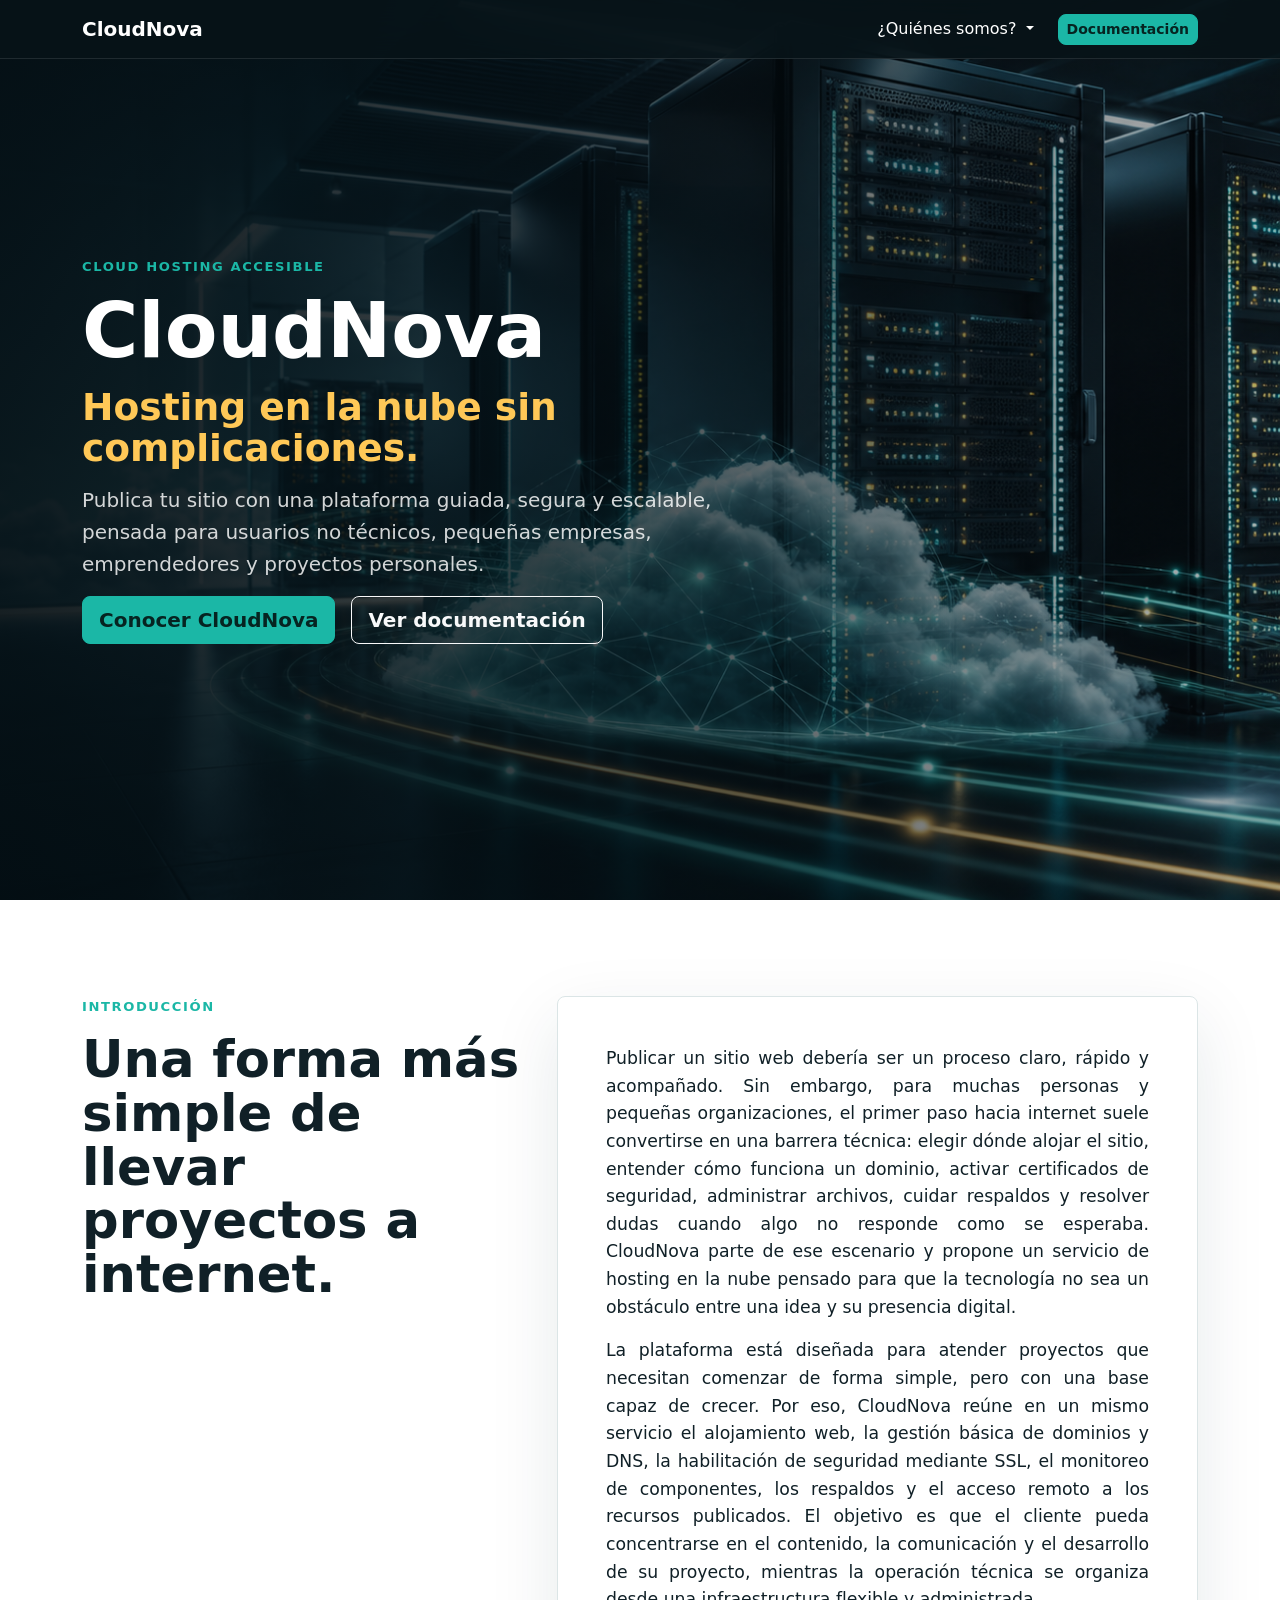
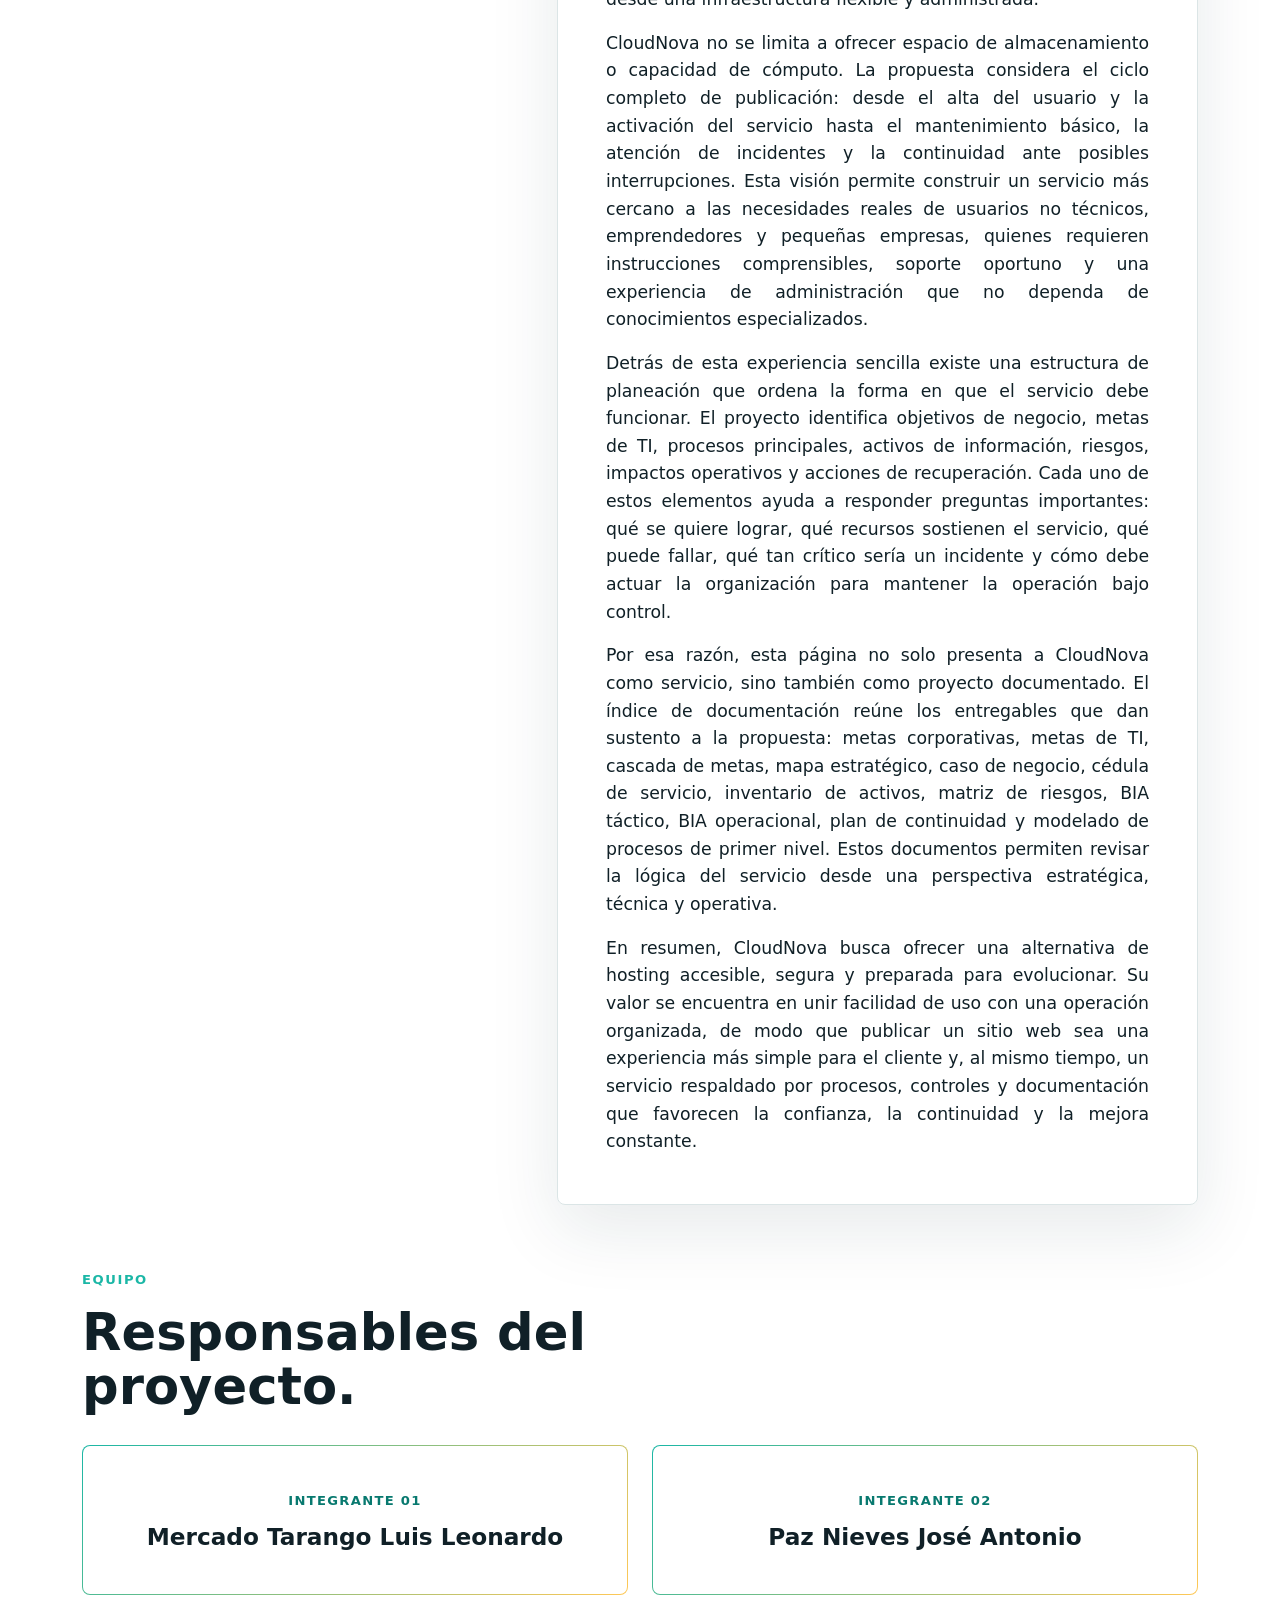
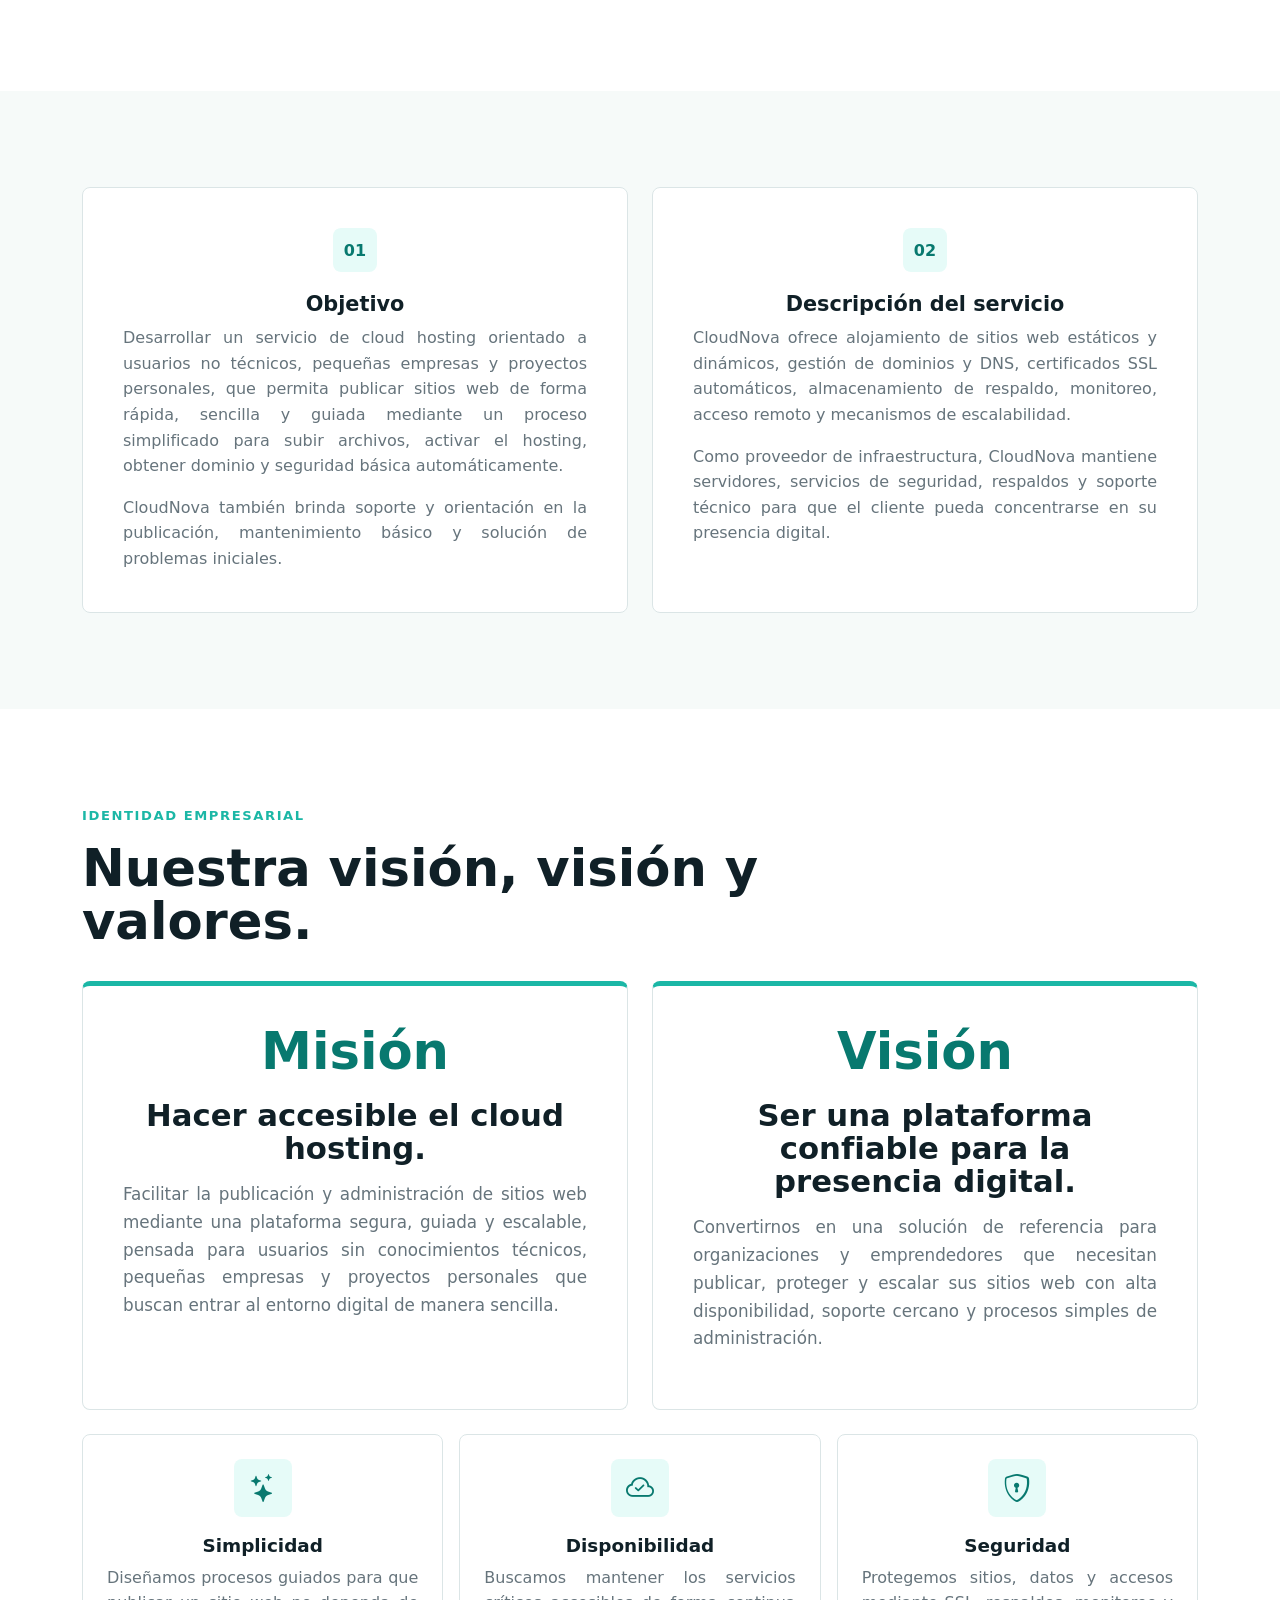
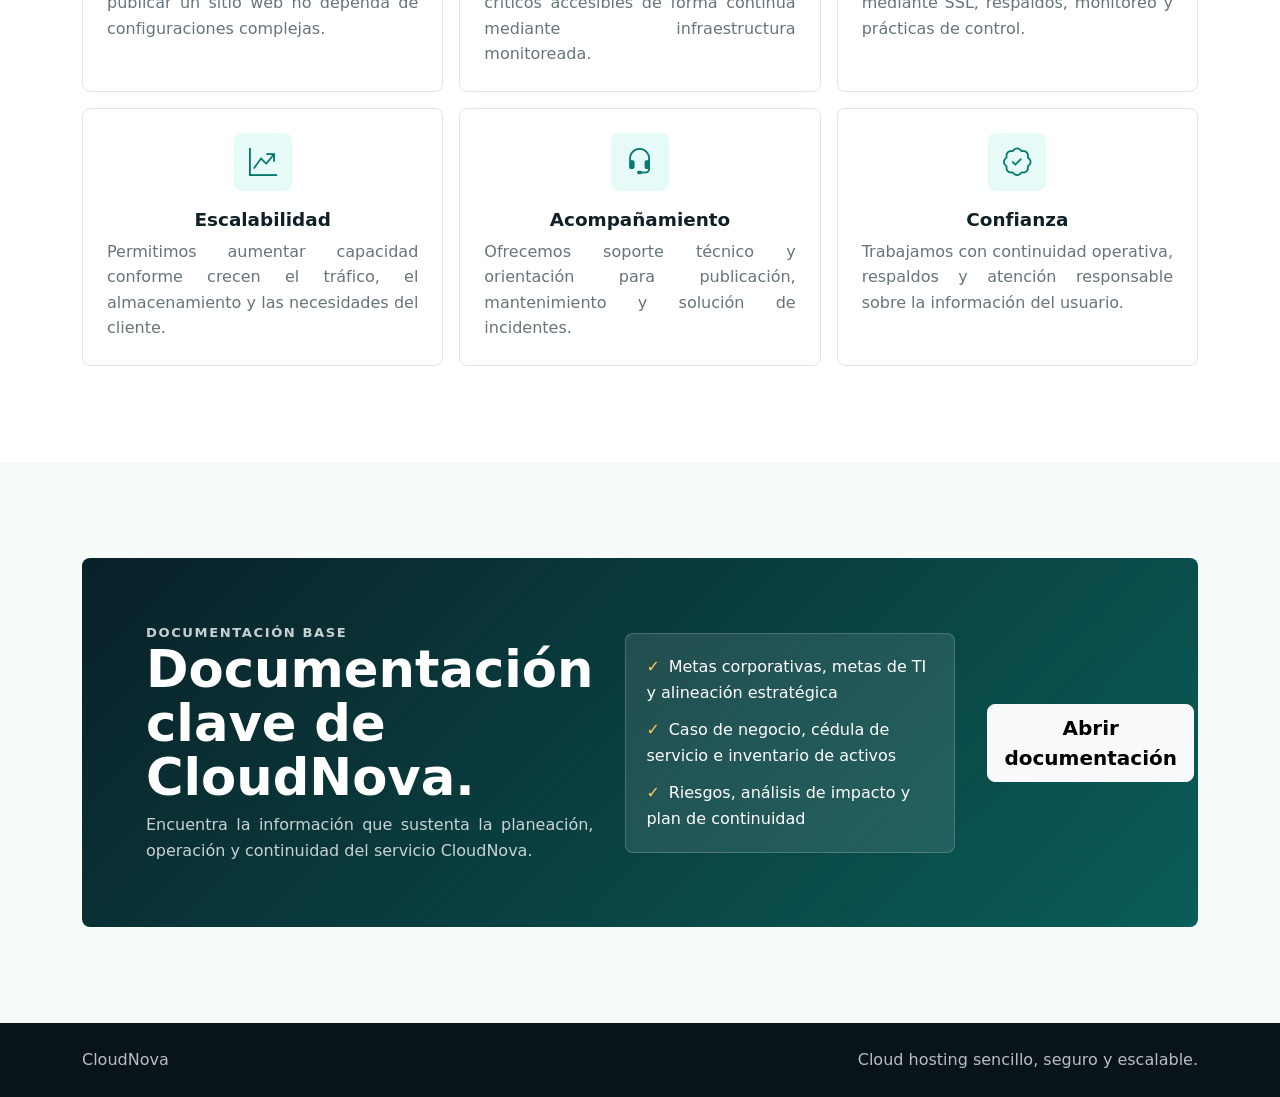
<file: index.html>
<!doctype html>
<html lang="es">
  <head>
    <meta charset="utf-8">
    <meta name="viewport" content="width=device-width, initial-scale=1">
    <title>CloudNova | Cloud hosting sencillo y seguro</title>
    <link rel="icon" type="image/svg+xml" href="assets/cloudnova-favicon.svg">
    <meta name="description" content="CloudNova es un servicio de cloud hosting para usuarios no técnicos, pequeñas empresas y proyectos personales.">
    <script>document.documentElement.classList.add("js");</script>
    <link href="https://cdn.jsdelivr.net/npm/bootstrap@5.3.3/dist/css/bootstrap.min.css" rel="stylesheet">
    <link href="https://cdn.jsdelivr.net/npm/bootstrap-icons@1.11.3/font/bootstrap-icons.css" rel="stylesheet">
    <link rel="stylesheet" href="styles.css">
  </head>
  <body>
    <nav class="navbar navbar-expand-lg fixed-top" data-bs-theme="dark">
      <div class="container">
        <a class="navbar-brand" href="#">CloudNova</a>
        <button class="navbar-toggler" type="button" data-bs-toggle="collapse" data-bs-target="#mainNav" aria-controls="mainNav" aria-expanded="false" aria-label="Abrir navegación">
          <span class="navbar-toggler-icon"></span>
        </button>
        <div class="collapse navbar-collapse" id="mainNav">
          <ul class="navbar-nav ms-auto align-items-lg-center gap-lg-3">
            <li class="nav-item dropdown">
              <a class="nav-link dropdown-toggle" href="#" role="button" data-bs-toggle="dropdown" aria-expanded="false">
                ¿Quiénes somos?
              </a>
              <ul class="dropdown-menu dropdown-menu-end">
                <li><a class="dropdown-item" href="#quienes-somos">Introducción</a></li>
                <li><a class="dropdown-item" href="#equipo">Equipo</a></li>
                <li><a class="dropdown-item" href="#objetivo">Objetivo</a></li>
                <li><a class="dropdown-item" href="#identidad">Nuestra visión, visión y valores</a></li>
              </ul>
            </li>
            <li class="nav-item">
              <a class="btn btn-sm btn-accent" href="documentacion.html">Documentación</a>
            </li>
          </ul>
        </div>
      </div>
    </nav>

    <main>
      <section class="hero" id="inicio">
        <div class="hero-bg" aria-hidden="true"></div>
        <div class="container hero-content">
          <div class="row align-items-center min-vh-100">
            <div class="col-lg-7">
              <p class="eyebrow">Cloud hosting accesible</p>
              <h1>CloudNova</h1>
              <p class="hero-slogan">Hosting en la nube sin complicaciones.</p>
              <p class="lead">Publica tu sitio con una plataforma guiada, segura y escalable, pensada para usuarios no técnicos, pequeñas empresas, emprendedores y proyectos personales.</p>
              <div class="d-flex flex-column flex-sm-row gap-3">
                <a class="btn btn-accent btn-lg" href="#quienes-somos">Conocer CloudNova</a>
                <a class="btn btn-outline-light btn-lg" href="documentacion.html">Ver documentación</a>
              </div>
            </div>
          </div>
        </div>
      </section>

      <section class="section" id="quienes-somos">
        <div class="container">
          <div class="row g-4 align-items-stretch">
            <div class="col-lg-5">
              <div class="section-heading sticky-heading">
                <p class="eyebrow">Introducción</p>
                <h2>Una forma más simple de llevar proyectos a internet.</h2>
              </div>
            </div>
            <div class="col-lg-7">
              <article class="intro-card">
                <p>Publicar un sitio web debería ser un proceso claro, rápido y acompañado. Sin embargo, para muchas personas y pequeñas organizaciones, el primer paso hacia internet suele convertirse en una barrera técnica: elegir dónde alojar el sitio, entender cómo funciona un dominio, activar certificados de seguridad, administrar archivos, cuidar respaldos y resolver dudas cuando algo no responde como se esperaba. CloudNova parte de ese escenario y propone un servicio de hosting en la nube pensado para que la tecnología no sea un obstáculo entre una idea y su presencia digital.</p>
                <p>La plataforma está diseñada para atender proyectos que necesitan comenzar de forma simple, pero con una base capaz de crecer. Por eso, CloudNova reúne en un mismo servicio el alojamiento web, la gestión básica de dominios y DNS, la habilitación de seguridad mediante SSL, el monitoreo de componentes, los respaldos y el acceso remoto a los recursos publicados. El objetivo es que el cliente pueda concentrarse en el contenido, la comunicación y el desarrollo de su proyecto, mientras la operación técnica se organiza desde una infraestructura flexible y administrada.</p>
                <p>CloudNova no se limita a ofrecer espacio de almacenamiento o capacidad de cómputo. La propuesta considera el ciclo completo de publicación: desde el alta del usuario y la activación del servicio hasta el mantenimiento básico, la atención de incidentes y la continuidad ante posibles interrupciones. Esta visión permite construir un servicio más cercano a las necesidades reales de usuarios no técnicos, emprendedores y pequeñas empresas, quienes requieren instrucciones comprensibles, soporte oportuno y una experiencia de administración que no dependa de conocimientos especializados.</p>
                <p>Detrás de esta experiencia sencilla existe una estructura de planeación que ordena la forma en que el servicio debe funcionar. El proyecto identifica objetivos de negocio, metas de TI, procesos principales, activos de información, riesgos, impactos operativos y acciones de recuperación. Cada uno de estos elementos ayuda a responder preguntas importantes: qué se quiere lograr, qué recursos sostienen el servicio, qué puede fallar, qué tan crítico sería un incidente y cómo debe actuar la organización para mantener la operación bajo control.</p>
                <p>Por esa razón, esta página no solo presenta a CloudNova como servicio, sino también como proyecto documentado. El índice de documentación reúne los entregables que dan sustento a la propuesta: metas corporativas, metas de TI, cascada de metas, mapa estratégico, caso de negocio, cédula de servicio, inventario de activos, matriz de riesgos, BIA táctico, BIA operacional, plan de continuidad y modelado de procesos de primer nivel. Estos documentos permiten revisar la lógica del servicio desde una perspectiva estratégica, técnica y operativa.</p>
                <p>En resumen, CloudNova busca ofrecer una alternativa de hosting accesible, segura y preparada para evolucionar. Su valor se encuentra en unir facilidad de uso con una operación organizada, de modo que publicar un sitio web sea una experiencia más simple para el cliente y, al mismo tiempo, un servicio respaldado por procesos, controles y documentación que favorecen la confianza, la continuidad y la mejora constante.</p>
              </article>
            </div>
          </div>
          <div class="team-block" id="equipo">
            <div class="section-heading">
              <p class="eyebrow">Equipo</p>
              <h2>Responsables del proyecto.</h2>
            </div>
            <div class="row g-4">
              <div class="col-md-6">
                <article class="team-card">
                  <span>Integrante 01</span>
                  <h3>Mercado Tarango Luis Leonardo</h3>
                </article>
              </div>
              <div class="col-md-6">
                <article class="team-card">
                  <span>Integrante 02</span>
                  <h3>Paz Nieves José Antonio</h3>
                </article>
              </div>
            </div>
          </div>
        </div>
      </section>

      <section class="section muted" id="objetivo">
        <div class="container">
          <div class="row g-4">
            <div class="col-lg-6">
              <article class="feature-card feature-card-large">
                <div class="feature-icon">01</div>
                <h3>Objetivo</h3>
                <p>Desarrollar un servicio de cloud hosting orientado a usuarios no técnicos, pequeñas empresas y proyectos personales, que permita publicar sitios web de forma rápida, sencilla y guiada mediante un proceso simplificado para subir archivos, activar el hosting, obtener dominio y seguridad básica automáticamente.</p>
                <p>CloudNova también brinda soporte y orientación en la publicación, mantenimiento básico y solución de problemas iniciales.</p>
              </article>
            </div>
            <div class="col-lg-6">
              <article class="feature-card feature-card-large">
                <div class="feature-icon">02</div>
                <h3>Descripción del servicio</h3>
                <p>CloudNova ofrece alojamiento de sitios web estáticos y dinámicos, gestión de dominios y DNS, certificados SSL automáticos, almacenamiento de respaldo, monitoreo, acceso remoto y mecanismos de escalabilidad.</p>
                <p>Como proveedor de infraestructura, CloudNova mantiene servidores, servicios de seguridad, respaldos y soporte técnico para que el cliente pueda concentrarse en su presencia digital.</p>
              </article>
            </div>
          </div>
        </div>
      </section>

      <section class="section" id="identidad">
        <div class="container">
          <div class="section-heading">
            <p class="eyebrow">Identidad empresarial</p>
            <h2>Nuestra visión, visión y valores.</h2>
          </div>
          <div class="row g-4">
            <div class="col-lg-6">
              <article class="plan-card identity-card">
                <span class="identity-label">Misión</span>
                <h3>Hacer accesible el cloud hosting.</h3>
                <p>Facilitar la publicación y administración de sitios web mediante una plataforma segura, guiada y escalable, pensada para usuarios sin conocimientos técnicos, pequeñas empresas y proyectos personales que buscan entrar al entorno digital de manera sencilla.</p>
              </article>
            </div>
            <div class="col-lg-6">
              <article class="plan-card identity-card">
                <span class="identity-label">Visión</span>
                <h3>Ser una plataforma confiable para la presencia digital.</h3>
                <p>Convertirnos en una solución de referencia para organizaciones y emprendedores que necesitan publicar, proteger y escalar sus sitios web con alta disponibilidad, soporte cercano y procesos simples de administración.</p>
              </article>
            </div>
          </div>

          <div class="values-grid">
            <article class="value-card">
              <i class="bi bi-stars" aria-hidden="true"></i>
              <h3>Simplicidad</h3>
              <p>Diseñamos procesos guiados para que publicar un sitio web no dependa de configuraciones complejas.</p>
            </article>
            <article class="value-card">
              <i class="bi bi-cloud-check" aria-hidden="true"></i>
              <h3>Disponibilidad</h3>
              <p>Buscamos mantener los servicios críticos accesibles de forma continua mediante infraestructura monitoreada.</p>
            </article>
            <article class="value-card">
              <i class="bi bi-shield-lock" aria-hidden="true"></i>
              <h3>Seguridad</h3>
              <p>Protegemos sitios, datos y accesos mediante SSL, respaldos, monitoreo y prácticas de control.</p>
            </article>
            <article class="value-card">
              <i class="bi bi-graph-up-arrow" aria-hidden="true"></i>
              <h3>Escalabilidad</h3>
              <p>Permitimos aumentar capacidad conforme crecen el tráfico, el almacenamiento y las necesidades del cliente.</p>
            </article>
            <article class="value-card">
              <i class="bi bi-headset" aria-hidden="true"></i>
              <h3>Acompañamiento</h3>
              <p>Ofrecemos soporte técnico y orientación para publicación, mantenimiento y solución de incidentes.</p>
            </article>
            <article class="value-card">
              <i class="bi bi-patch-check" aria-hidden="true"></i>
              <h3>Confianza</h3>
              <p>Trabajamos con continuidad operativa, respaldos y atención responsable sobre la información del usuario.</p>
            </article>
          </div>
        </div>
      </section>

      <section class="section muted" id="documentacion">
        <div class="container">
          <div class="support-band">
            <div>
              <p class="eyebrow">Documentación base</p>
              <h2>Documentación clave de CloudNova.</h2>
              <p>Encuentra la información que sustenta la planeación, operación y continuidad del servicio CloudNova.</p>
            </div>
            <ul class="documentation-list">
              <li>Metas corporativas, metas de TI y alineación estratégica</li>
              <li>Caso de negocio, cédula de servicio e inventario de activos</li>
              <li>Riesgos, análisis de impacto y plan de continuidad</li>
            </ul>
            <a class="btn btn-light btn-lg" href="documentacion.html">Abrir documentación</a>
          </div>
        </div>
      </section>
    </main>

    <footer class="py-4">
      <div class="container d-flex flex-column flex-md-row justify-content-between gap-2">
        <span>CloudNova</span>
        <span>Cloud hosting sencillo, seguro y escalable.</span>
      </div>
    </footer>

    <script>
      (() => {
        const revealItems = document.querySelectorAll(
          ".section:not(.hero) .section-heading, .intro-card, .team-card, .feature-card, .identity-card, .value-card, .support-band, .documentation-list"
        );

        revealItems.forEach((item, index) => {
          item.style.setProperty("--reveal-order", index % 3);
        });

        if (!("IntersectionObserver" in window)) {
          revealItems.forEach((item) => item.classList.add("is-visible"));
          return;
        }

        const observer = new IntersectionObserver(
          (entries) => {
            entries.forEach((entry) => {
              if (entry.isIntersecting) {
                entry.target.classList.add("is-visible");
                observer.unobserve(entry.target);
              }
            });
          },
          { rootMargin: "0px 0px -8% 0px", threshold: 0.14 }
        );

        revealItems.forEach((item) => observer.observe(item));
      })();
    </script>
    <script src="https://cdn.jsdelivr.net/npm/bootstrap@5.3.3/dist/js/bootstrap.bundle.min.js"></script>
  </body>
</html>
</file>
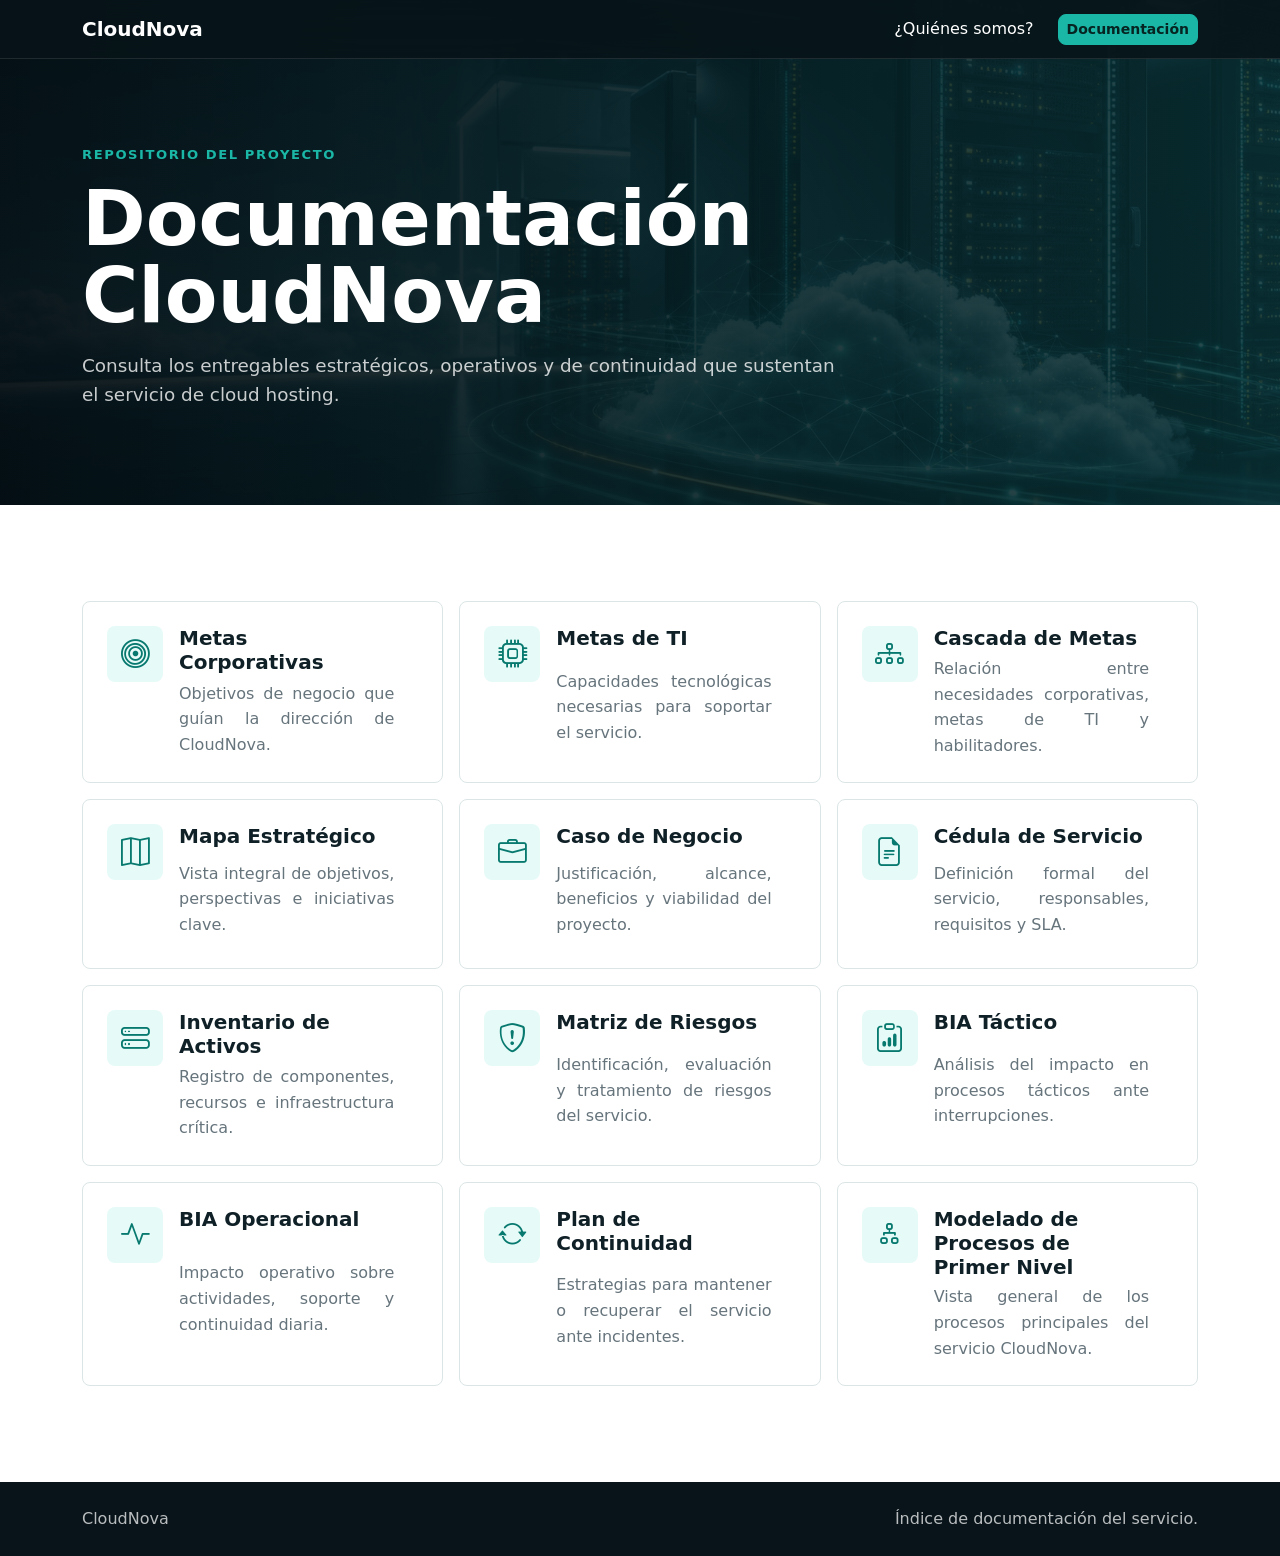
<file: documentacion.html>
<!doctype html>
<html lang="es">
  <head>
    <meta charset="utf-8">
    <meta name="viewport" content="width=device-width, initial-scale=1">
    <title>Documentación | CloudNova</title>
    <link rel="icon" type="image/svg+xml" href="assets/cloudnova-favicon.svg">
    <meta name="description" content="Índice de documentación del proyecto CloudNova.">
    <link href="https://cdn.jsdelivr.net/npm/bootstrap@5.3.3/dist/css/bootstrap.min.css" rel="stylesheet">
    <link href="https://cdn.jsdelivr.net/npm/bootstrap-icons@1.11.3/font/bootstrap-icons.css" rel="stylesheet">
    <link rel="stylesheet" href="styles.css">
  </head>
  <body>
    <nav class="navbar navbar-expand-lg fixed-top" data-bs-theme="dark">
      <div class="container">
        <a class="navbar-brand" href="index.html">CloudNova</a>
        <button class="navbar-toggler" type="button" data-bs-toggle="collapse" data-bs-target="#docsNav" aria-controls="docsNav" aria-expanded="false" aria-label="Abrir navegación">
          <span class="navbar-toggler-icon"></span>
        </button>
        <div class="collapse navbar-collapse" id="docsNav">
          <ul class="navbar-nav ms-auto align-items-lg-center gap-lg-3">
            <li class="nav-item"><a class="nav-link" href="index.html#quienes-somos">¿Quiénes somos?</a></li>
            <li class="nav-item"><a class="btn btn-sm btn-accent" href="documentacion.html">Documentación</a></li>
          </ul>
        </div>
      </div>
    </nav>

    <main>
      <section class="docs-hero">
        <div class="container">
          <p class="eyebrow">Repositorio del proyecto</p>
          <h1>Documentación CloudNova</h1>
          <p>Consulta los entregables estratégicos, operativos y de continuidad que sustentan el servicio de cloud hosting.</p>
        </div>
      </section>

      <section class="section">
        <div class="container">
          <div class="docs-grid">
            <a class="doc-index-card" href="docs/metas-corporativas.html">
              <i class="bi bi-bullseye"></i>
              <h2>Metas Corporativas</h2>
              <p>Objetivos de negocio que guían la dirección de CloudNova.</p>
            </a>
            <a class="doc-index-card" href="docs/metas-ti.html">
              <i class="bi bi-cpu"></i>
              <h2>Metas de TI</h2>
              <p>Capacidades tecnológicas necesarias para soportar el servicio.</p>
            </a>
            <a class="doc-index-card" href="docs/cascada-metas.html">
              <i class="bi bi-diagram-3"></i>
              <h2>Cascada de Metas</h2>
              <p>Relación entre necesidades corporativas, metas de TI y habilitadores.</p>
            </a>
            <a class="doc-index-card" href="docs/mapa-estrategico.html">
              <i class="bi bi-map"></i>
              <h2>Mapa Estratégico</h2>
              <p>Vista integral de objetivos, perspectivas e iniciativas clave.</p>
            </a>
            <a class="doc-index-card" href="docs/caso-negocio.html">
              <i class="bi bi-briefcase"></i>
              <h2>Caso de Negocio</h2>
              <p>Justificación, alcance, beneficios y viabilidad del proyecto.</p>
            </a>
            <a class="doc-index-card" href="docs/cedula-servicio.html">
              <i class="bi bi-file-earmark-text"></i>
              <h2>Cédula de Servicio</h2>
              <p>Definición formal del servicio, responsables, requisitos y SLA.</p>
            </a>
            <a class="doc-index-card" href="docs/inventario-activos.html">
              <i class="bi bi-hdd-stack"></i>
              <h2>Inventario de Activos</h2>
              <p>Registro de componentes, recursos e infraestructura crítica.</p>
            </a>
            <a class="doc-index-card" href="docs/matriz-riesgos.html">
              <i class="bi bi-shield-exclamation"></i>
              <h2>Matriz de Riesgos</h2>
              <p>Identificación, evaluación y tratamiento de riesgos del servicio.</p>
            </a>
            <a class="doc-index-card" href="docs/bia-tactico.html">
              <i class="bi bi-clipboard-data"></i>
              <h2>BIA Táctico</h2>
              <p>Análisis del impacto en procesos tácticos ante interrupciones.</p>
            </a>
            <a class="doc-index-card" href="docs/bia-operacional.html">
              <i class="bi bi-activity"></i>
              <h2>BIA Operacional</h2>
              <p>Impacto operativo sobre actividades, soporte y continuidad diaria.</p>
            </a>
            <a class="doc-index-card" href="docs/plan-continuidad.html">
              <i class="bi bi-arrow-repeat"></i>
              <h2>Plan de Continuidad</h2>
              <p>Estrategias para mantener o recuperar el servicio ante incidentes.</p>
            </a>
            <a class="doc-index-card" href="docs/diagramas-proceso-primer-nivel.html">
              <i class="bi bi-diagram-2"></i>
              <h2>Modelado de Procesos de Primer Nivel</h2>
              <p>Vista general de los procesos principales del servicio CloudNova.</p>
            </a>
          </div>
        </div>
      </section>
    </main>

    <footer class="py-4">
      <div class="container d-flex flex-column flex-md-row justify-content-between gap-2">
        <span>CloudNova</span>
        <span>Índice de documentación del servicio.</span>
      </div>
    </footer>

    <script src="https://cdn.jsdelivr.net/npm/bootstrap@5.3.3/dist/js/bootstrap.bundle.min.js"></script>
  </body>
</html>
</file>
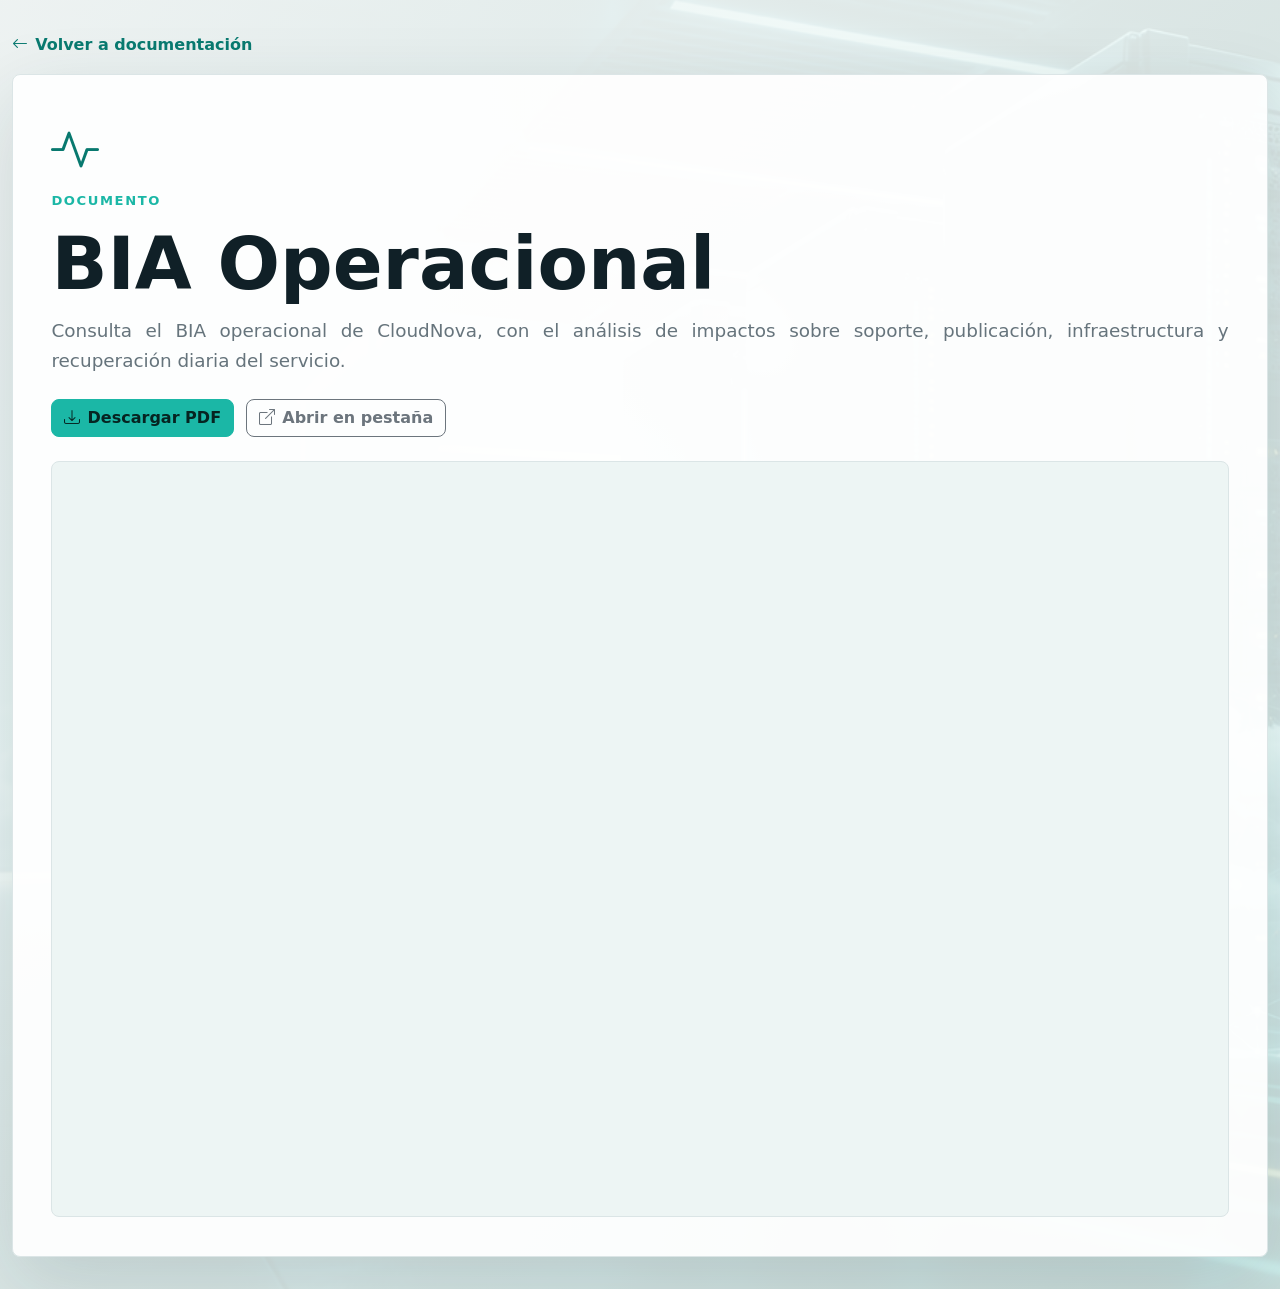
<file: docs/bia-operacional.html>
<!doctype html>
<html lang="es">
  <head>
    <meta charset="utf-8">
    <meta name="viewport" content="width=device-width, initial-scale=1">
    <title>BIA Operacional | CloudNova</title>
    <link rel="icon" type="image/svg+xml" href="../assets/cloudnova-favicon.svg">
    <link href="https://cdn.jsdelivr.net/npm/bootstrap@5.3.3/dist/css/bootstrap.min.css" rel="stylesheet">
    <link href="https://cdn.jsdelivr.net/npm/bootstrap-icons@1.11.3/font/bootstrap-icons.css" rel="stylesheet">
    <link rel="stylesheet" href="../styles.css">
  </head>
  <body>
    <main class="doc-page doc-page-pdf">
      <div class="container">
        <a class="doc-back" href="../documentacion.html"><i class="bi bi-arrow-left"></i> Volver a documentación</a>
        <article class="doc-detail-card doc-detail-card-pdf">
          <i class="bi bi-activity"></i>
          <p class="eyebrow">Documento</p>
          <h1>BIA Operacional</h1>
          <p>Consulta el BIA operacional de CloudNova, con el análisis de impactos sobre soporte, publicación, infraestructura y recuperación diaria del servicio.</p>
          <div class="doc-actions">
            <a class="btn btn-accent" href="../files/BIA_Operacional.pdf" download="BIA_Operacional.pdf">
              <i class="bi bi-download"></i>
              Descargar PDF
            </a>
            <a class="btn btn-outline-secondary" href="../files/BIA_Operacional.pdf" target="_blank" rel="noopener">
              <i class="bi bi-box-arrow-up-right"></i>
              Abrir en pestaña
            </a>
          </div>
          <div class="pdf-viewer">
            <iframe src="../files/BIA_Operacional.pdf" title="BIA Operacional CloudNova"></iframe>
          </div>
        </article>
      </div>
    </main>
  </body>
</html>
</file>
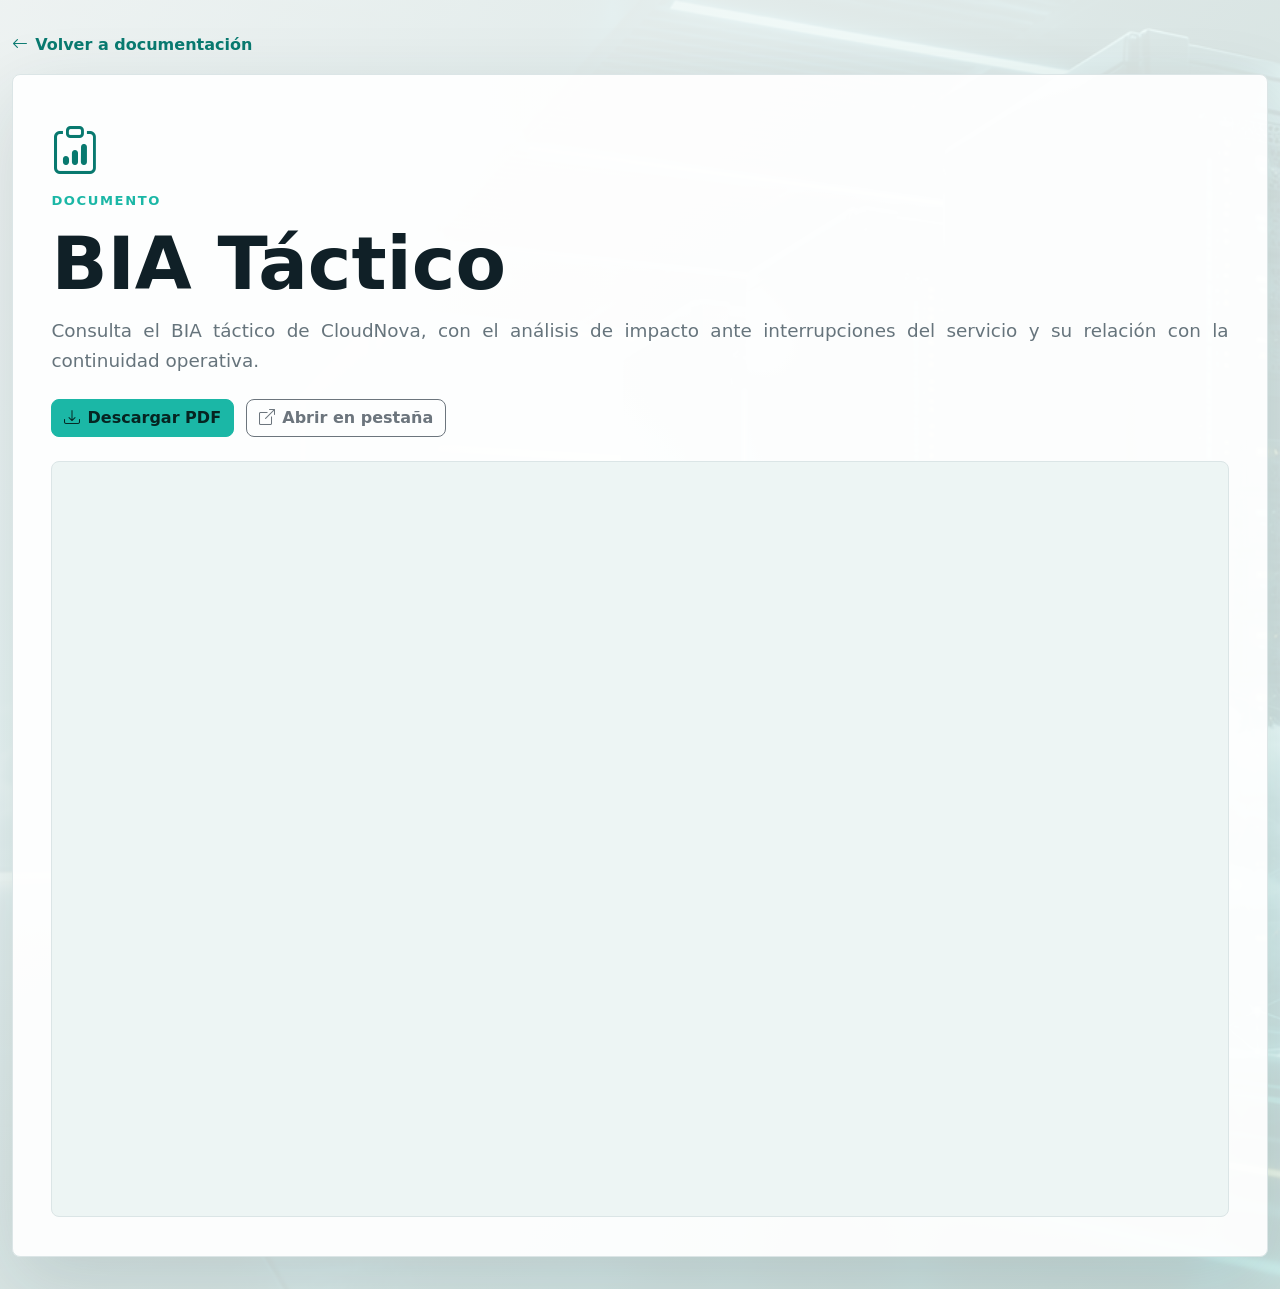
<file: docs/bia-tactico.html>
<!doctype html>
<html lang="es">
  <head>
    <meta charset="utf-8">
    <meta name="viewport" content="width=device-width, initial-scale=1">
    <title>BIA Táctico | CloudNova</title>
    <link rel="icon" type="image/svg+xml" href="../assets/cloudnova-favicon.svg">
    <link href="https://cdn.jsdelivr.net/npm/bootstrap@5.3.3/dist/css/bootstrap.min.css" rel="stylesheet">
    <link href="https://cdn.jsdelivr.net/npm/bootstrap-icons@1.11.3/font/bootstrap-icons.css" rel="stylesheet">
    <link rel="stylesheet" href="../styles.css">
  </head>
  <body>
    <main class="doc-page doc-page-pdf">
      <div class="container">
        <a class="doc-back" href="../documentacion.html"><i class="bi bi-arrow-left"></i> Volver a documentación</a>
        <article class="doc-detail-card doc-detail-card-pdf">
          <i class="bi bi-clipboard-data"></i>
          <p class="eyebrow">Documento</p>
          <h1>BIA Táctico</h1>
          <p>Consulta el BIA táctico de CloudNova, con el análisis de impacto ante interrupciones del servicio y su relación con la continuidad operativa.</p>
          <div class="doc-actions">
            <a class="btn btn-accent" href="../files/BIA_Tactico.pdf" download="BIA_Tactico.pdf">
              <i class="bi bi-download"></i>
              Descargar PDF
            </a>
            <a class="btn btn-outline-secondary" href="../files/BIA_Tactico.pdf" target="_blank" rel="noopener">
              <i class="bi bi-box-arrow-up-right"></i>
              Abrir en pestaña
            </a>
          </div>
          <div class="pdf-viewer">
            <iframe src="../files/BIA_Tactico.pdf" title="BIA Táctico CloudNova"></iframe>
          </div>
        </article>
      </div>
    </main>
  </body>
</html>
</file>
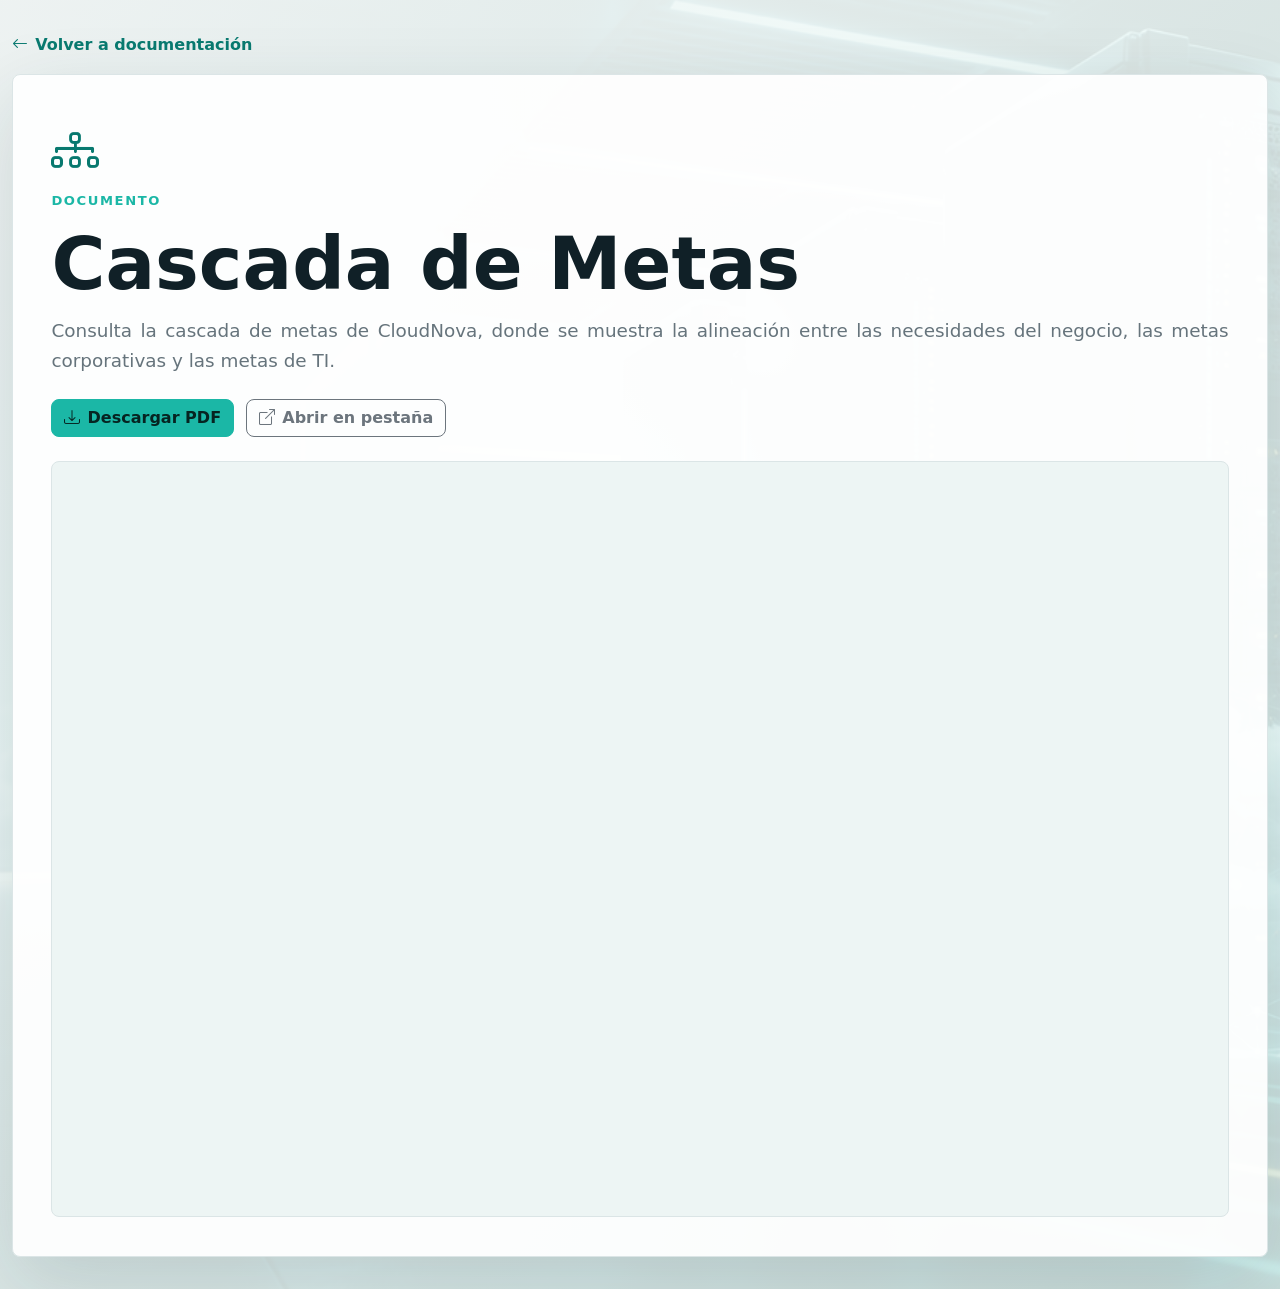
<file: docs/cascada-metas.html>
<!doctype html>
<html lang="es">
  <head>
    <meta charset="utf-8">
    <meta name="viewport" content="width=device-width, initial-scale=1">
    <title>Cascada de Metas | CloudNova</title>
    <link rel="icon" type="image/svg+xml" href="../assets/cloudnova-favicon.svg">
    <link href="https://cdn.jsdelivr.net/npm/bootstrap@5.3.3/dist/css/bootstrap.min.css" rel="stylesheet">
    <link href="https://cdn.jsdelivr.net/npm/bootstrap-icons@1.11.3/font/bootstrap-icons.css" rel="stylesheet">
    <link rel="stylesheet" href="../styles.css">
  </head>
  <body>
    <main class="doc-page doc-page-pdf">
      <div class="container">
        <a class="doc-back" href="../documentacion.html"><i class="bi bi-arrow-left"></i> Volver a documentación</a>
        <article class="doc-detail-card doc-detail-card-pdf">
          <i class="bi bi-diagram-3"></i>
          <p class="eyebrow">Documento</p>
          <h1>Cascada de Metas</h1>
          <p>Consulta la cascada de metas de CloudNova, donde se muestra la alineación entre las necesidades del negocio, las metas corporativas y las metas de TI.</p>
          <div class="doc-actions">
            <a class="btn btn-accent" href="../files/Cascada_Metas.pdf" download="Cascada_Metas.pdf">
              <i class="bi bi-download"></i>
              Descargar PDF
            </a>
            <a class="btn btn-outline-secondary" href="../files/Cascada_Metas.pdf" target="_blank" rel="noopener">
              <i class="bi bi-box-arrow-up-right"></i>
              Abrir en pestaña
            </a>
          </div>
          <div class="pdf-viewer">
            <iframe src="../files/Cascada_Metas.pdf" title="Cascada de Metas CloudNova"></iframe>
          </div>
        </article>
      </div>
    </main>
  </body>
</html>
</file>
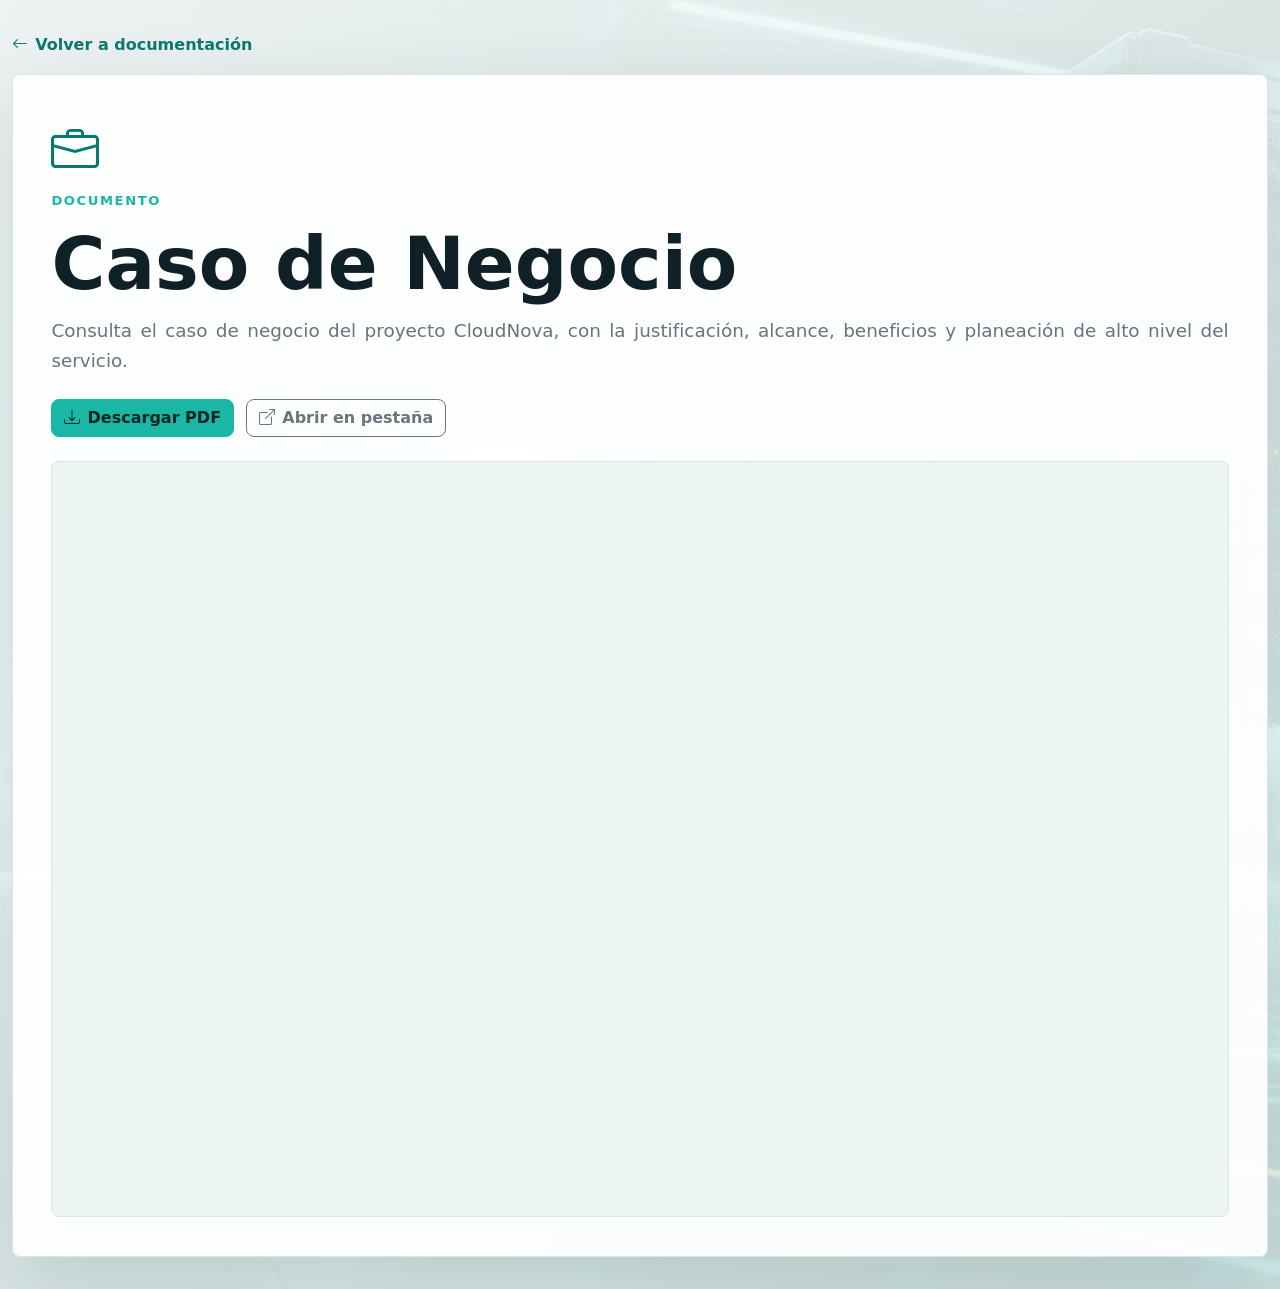
<file: docs/caso-negocio.html>
<!doctype html>
<html lang="es">
  <head>
    <meta charset="utf-8">
    <meta name="viewport" content="width=device-width, initial-scale=1">
    <title>Caso de Negocio | CloudNova</title>
    <link rel="icon" type="image/svg+xml" href="../assets/cloudnova-favicon.svg">
    <link href="https://cdn.jsdelivr.net/npm/bootstrap@5.3.3/dist/css/bootstrap.min.css" rel="stylesheet">
    <link href="https://cdn.jsdelivr.net/npm/bootstrap-icons@1.11.3/font/bootstrap-icons.css" rel="stylesheet">
    <link rel="stylesheet" href="../styles.css">
  </head>
  <body>
    <main class="doc-page doc-page-pdf">
      <div class="container">
        <a class="doc-back" href="../documentacion.html"><i class="bi bi-arrow-left"></i> Volver a documentación</a>
        <article class="doc-detail-card doc-detail-card-pdf">
          <i class="bi bi-briefcase"></i>
          <p class="eyebrow">Documento</p>
          <h1>Caso de Negocio</h1>
          <p>Consulta el caso de negocio del proyecto CloudNova, con la justificación, alcance, beneficios y planeación de alto nivel del servicio.</p>
          <div class="doc-actions">
            <a class="btn btn-accent" href="../files/Caso_Negocio.pdf" download="Caso_Negocio.pdf">
              <i class="bi bi-download"></i>
              Descargar PDF
            </a>
            <a class="btn btn-outline-secondary" href="../files/Caso_Negocio.pdf" target="_blank" rel="noopener">
              <i class="bi bi-box-arrow-up-right"></i>
              Abrir en pestaña
            </a>
          </div>
          <div class="pdf-viewer">
            <iframe src="../files/Caso_Negocio.pdf" title="Caso de Negocio CloudNova"></iframe>
          </div>
        </article>
      </div>
    </main>
  </body>
</html>
</file>
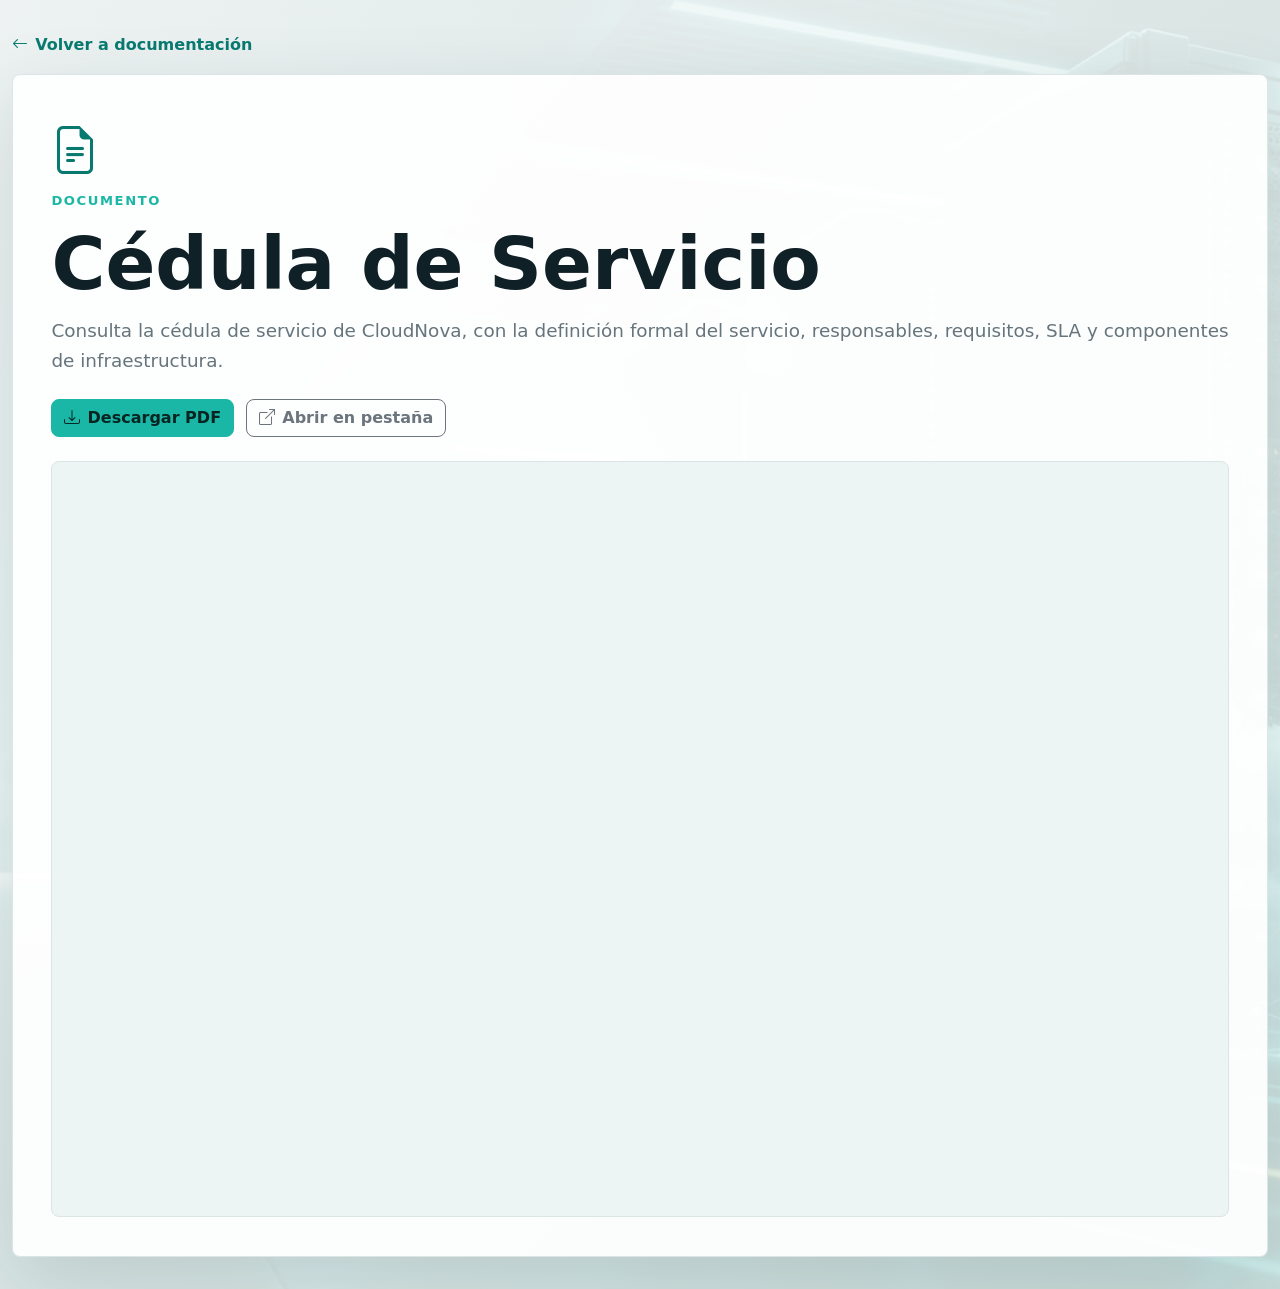
<file: docs/cedula-servicio.html>
<!doctype html>
<html lang="es">
  <head>
    <meta charset="utf-8">
    <meta name="viewport" content="width=device-width, initial-scale=1">
    <title>Cédula de Servicio | CloudNova</title>
    <link rel="icon" type="image/svg+xml" href="../assets/cloudnova-favicon.svg">
    <link href="https://cdn.jsdelivr.net/npm/bootstrap@5.3.3/dist/css/bootstrap.min.css" rel="stylesheet">
    <link href="https://cdn.jsdelivr.net/npm/bootstrap-icons@1.11.3/font/bootstrap-icons.css" rel="stylesheet">
    <link rel="stylesheet" href="../styles.css">
  </head>
  <body>
    <main class="doc-page doc-page-pdf">
      <div class="container">
        <a class="doc-back" href="../documentacion.html"><i class="bi bi-arrow-left"></i> Volver a documentación</a>
        <article class="doc-detail-card doc-detail-card-pdf">
          <i class="bi bi-file-earmark-text"></i>
          <p class="eyebrow">Documento</p>
          <h1>Cédula de Servicio</h1>
          <p>Consulta la cédula de servicio de CloudNova, con la definición formal del servicio, responsables, requisitos, SLA y componentes de infraestructura.</p>
          <div class="doc-actions">
            <a class="btn btn-accent" href="../files/Cedula_Servicio.pdf" download="Cedula_Servicio.pdf">
              <i class="bi bi-download"></i>
              Descargar PDF
            </a>
            <a class="btn btn-outline-secondary" href="../files/Cedula_Servicio.pdf" target="_blank" rel="noopener">
              <i class="bi bi-box-arrow-up-right"></i>
              Abrir en pestaña
            </a>
          </div>
          <div class="pdf-viewer">
            <iframe src="../files/Cedula_Servicio.pdf" title="Cédula de Servicio CloudNova"></iframe>
          </div>
        </article>
      </div>
    </main>
  </body>
</html>
</file>
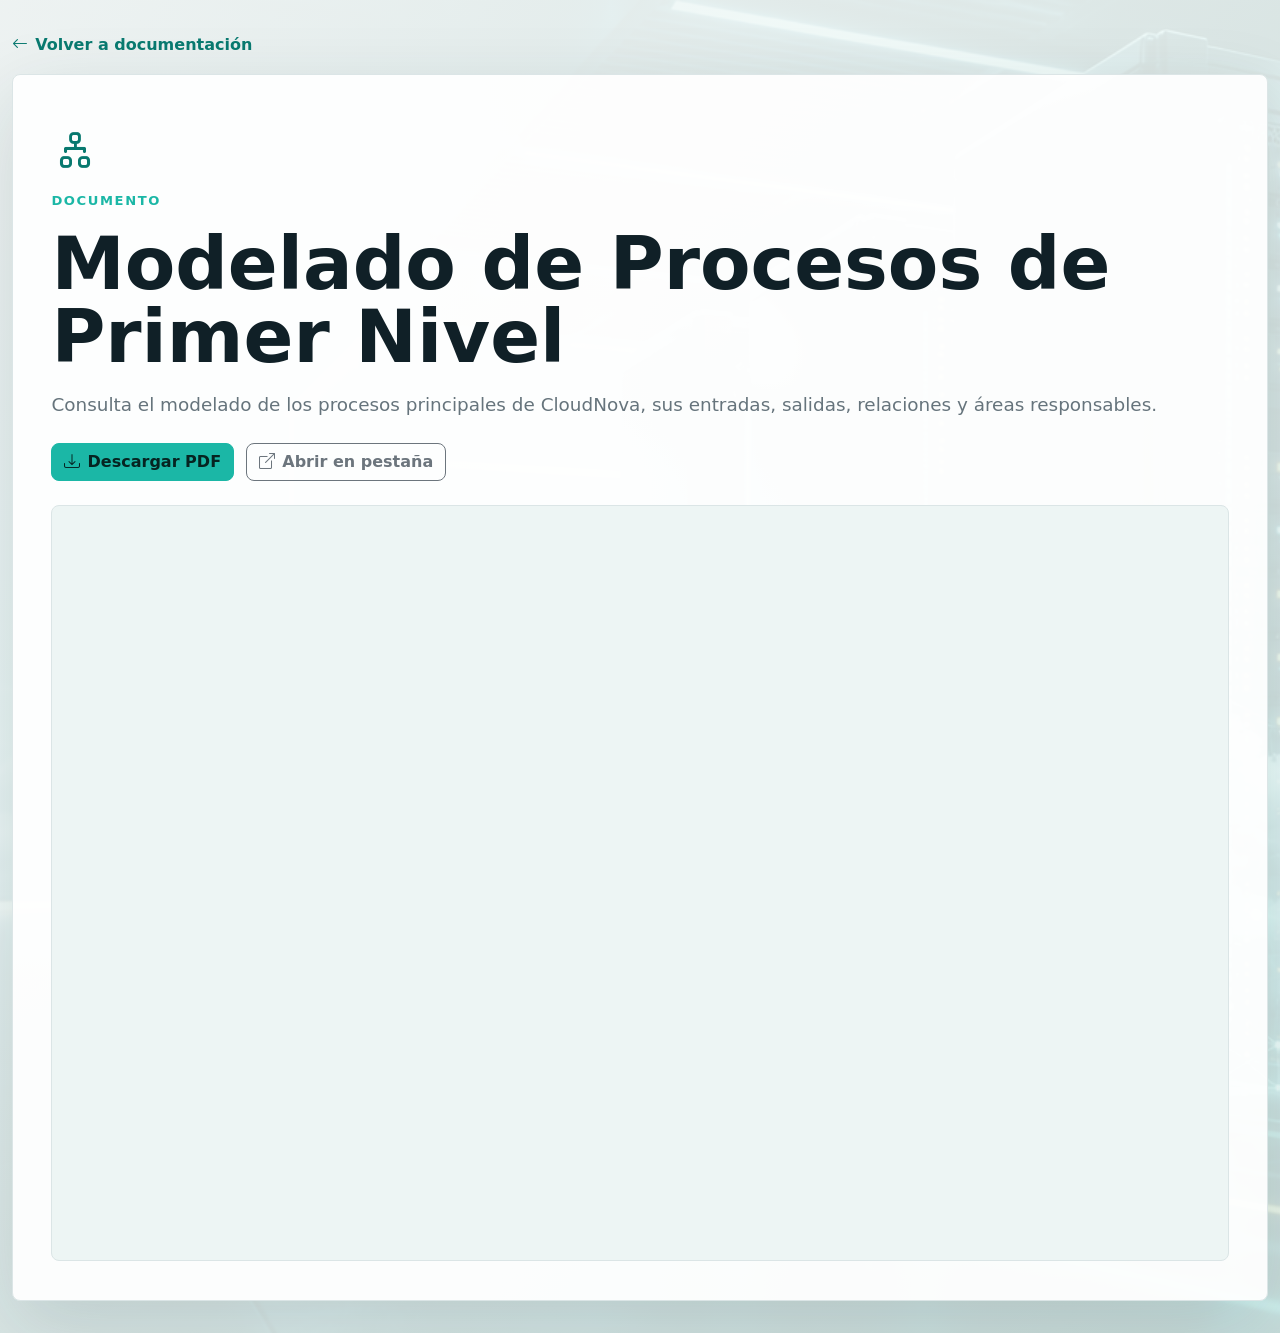
<file: docs/diagramas-proceso-primer-nivel.html>
<!doctype html>
<html lang="es">
  <head>
    <meta charset="utf-8">
    <meta name="viewport" content="width=device-width, initial-scale=1">
    <title>Modelado de Procesos de Primer Nivel | CloudNova</title>
    <link rel="icon" type="image/svg+xml" href="../assets/cloudnova-favicon.svg">
    <link href="https://cdn.jsdelivr.net/npm/bootstrap@5.3.3/dist/css/bootstrap.min.css" rel="stylesheet">
    <link href="https://cdn.jsdelivr.net/npm/bootstrap-icons@1.11.3/font/bootstrap-icons.css" rel="stylesheet">
    <link rel="stylesheet" href="../styles.css">
  </head>
  <body>
    <main class="doc-page doc-page-pdf">
      <div class="container">
        <a class="doc-back" href="../documentacion.html"><i class="bi bi-arrow-left"></i> Volver a documentación</a>
        <article class="doc-detail-card doc-detail-card-pdf">
          <i class="bi bi-diagram-2"></i>
          <p class="eyebrow">Documento</p>
          <h1>Modelado de Procesos de Primer Nivel</h1>
          <p>Consulta el modelado de los procesos principales de CloudNova, sus entradas, salidas, relaciones y áreas responsables.</p>
          <div class="doc-actions">
            <a class="btn btn-accent" href="../files/Modelado_Procesos.pdf" download="Modelado_Procesos.pdf">
              <i class="bi bi-download"></i>
              Descargar PDF
            </a>
            <a class="btn btn-outline-secondary" href="../files/Modelado_Procesos.pdf" target="_blank" rel="noopener">
              <i class="bi bi-box-arrow-up-right"></i>
              Abrir en pestaña
            </a>
          </div>
          <div class="pdf-viewer">
            <iframe src="../files/Modelado_Procesos.pdf" title="Modelado de Procesos de Primer Nivel CloudNova"></iframe>
          </div>
        </article>
      </div>
    </main>
  </body>
</html>
</file>
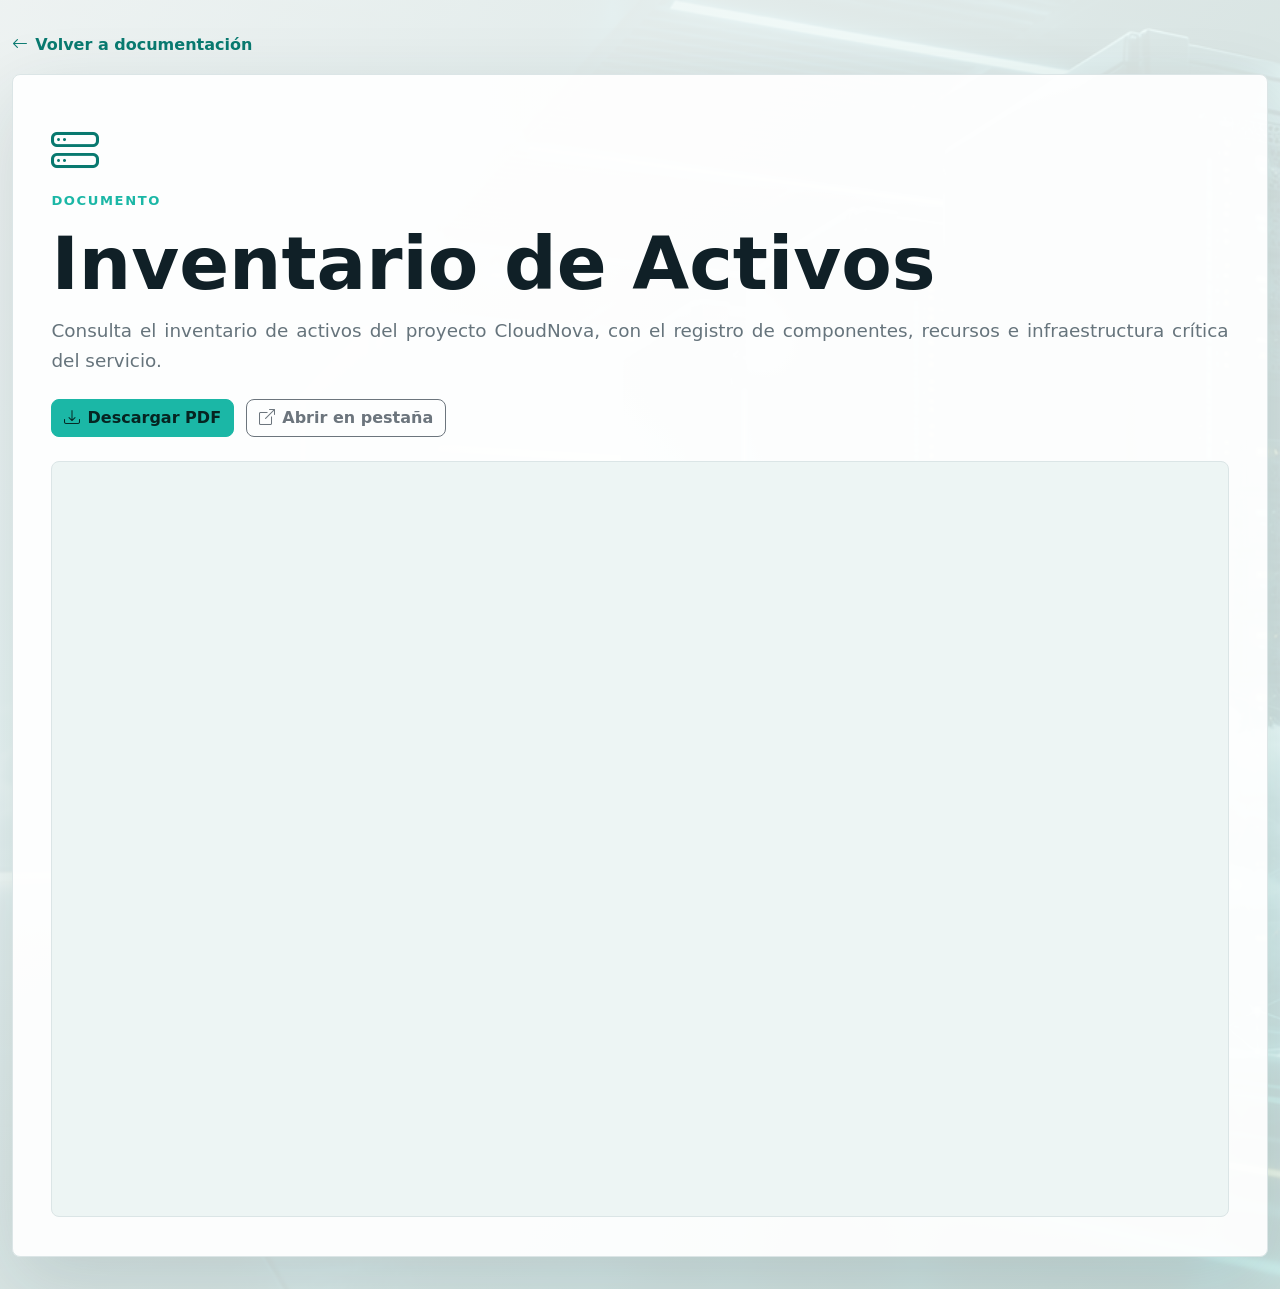
<file: docs/inventario-activos.html>
<!doctype html>
<html lang="es">
  <head>
    <meta charset="utf-8">
    <meta name="viewport" content="width=device-width, initial-scale=1">
    <title>Inventario de Activos | CloudNova</title>
    <link rel="icon" type="image/svg+xml" href="../assets/cloudnova-favicon.svg">
    <link href="https://cdn.jsdelivr.net/npm/bootstrap@5.3.3/dist/css/bootstrap.min.css" rel="stylesheet">
    <link href="https://cdn.jsdelivr.net/npm/bootstrap-icons@1.11.3/font/bootstrap-icons.css" rel="stylesheet">
    <link rel="stylesheet" href="../styles.css">
  </head>
  <body>
    <main class="doc-page doc-page-pdf">
      <div class="container">
        <a class="doc-back" href="../documentacion.html"><i class="bi bi-arrow-left"></i> Volver a documentación</a>
        <article class="doc-detail-card doc-detail-card-pdf">
          <i class="bi bi-hdd-stack"></i>
          <p class="eyebrow">Documento</p>
          <h1>Inventario de Activos</h1>
          <p>Consulta el inventario de activos del proyecto CloudNova, con el registro de componentes, recursos e infraestructura crítica del servicio.</p>
          <div class="doc-actions">
            <a class="btn btn-accent" href="../files/Inventario_Activos.pdf" download="Inventario_Activos.pdf">
              <i class="bi bi-download"></i>
              Descargar PDF
            </a>
            <a class="btn btn-outline-secondary" href="../files/Inventario_Activos.pdf" target="_blank" rel="noopener">
              <i class="bi bi-box-arrow-up-right"></i>
              Abrir en pestaña
            </a>
          </div>
          <div class="pdf-viewer">
            <iframe src="../files/Inventario_Activos.pdf" title="Inventario de Activos CloudNova"></iframe>
          </div>
        </article>
      </div>
    </main>
  </body>
</html>
</file>
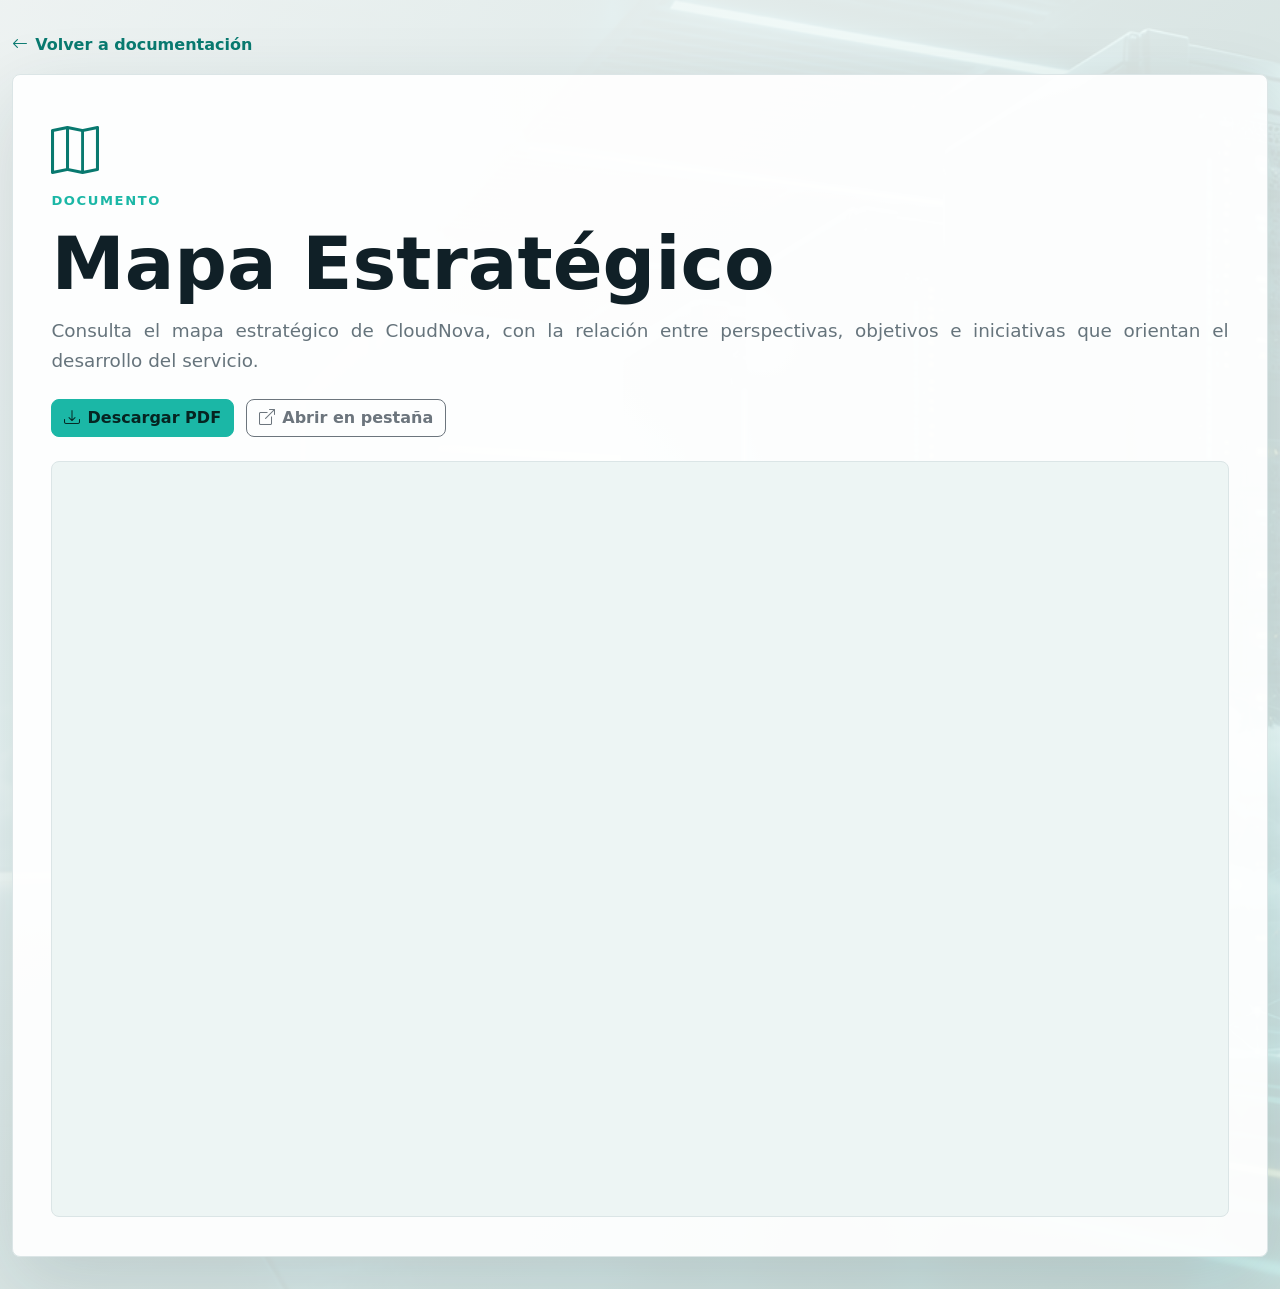
<file: docs/mapa-estrategico.html>
<!doctype html>
<html lang="es">
  <head>
    <meta charset="utf-8">
    <meta name="viewport" content="width=device-width, initial-scale=1">
    <title>Mapa Estratégico | CloudNova</title>
    <link rel="icon" type="image/svg+xml" href="../assets/cloudnova-favicon.svg">
    <link href="https://cdn.jsdelivr.net/npm/bootstrap@5.3.3/dist/css/bootstrap.min.css" rel="stylesheet">
    <link href="https://cdn.jsdelivr.net/npm/bootstrap-icons@1.11.3/font/bootstrap-icons.css" rel="stylesheet">
    <link rel="stylesheet" href="../styles.css">
  </head>
  <body>
    <main class="doc-page doc-page-pdf">
      <div class="container">
        <a class="doc-back" href="../documentacion.html"><i class="bi bi-arrow-left"></i> Volver a documentación</a>
        <article class="doc-detail-card doc-detail-card-pdf">
          <i class="bi bi-map"></i>
          <p class="eyebrow">Documento</p>
          <h1>Mapa Estratégico</h1>
          <p>Consulta el mapa estratégico de CloudNova, con la relación entre perspectivas, objetivos e iniciativas que orientan el desarrollo del servicio.</p>
          <div class="doc-actions">
            <a class="btn btn-accent" href="../files/Mapa_Estrategico.pdf" download="Mapa_Estrategico.pdf">
              <i class="bi bi-download"></i>
              Descargar PDF
            </a>
            <a class="btn btn-outline-secondary" href="../files/Mapa_Estrategico.pdf" target="_blank" rel="noopener">
              <i class="bi bi-box-arrow-up-right"></i>
              Abrir en pestaña
            </a>
          </div>
          <div class="pdf-viewer">
            <iframe src="../files/Mapa_Estrategico.pdf" title="Mapa Estratégico CloudNova"></iframe>
          </div>
        </article>
      </div>
    </main>
  </body>
</html>
</file>
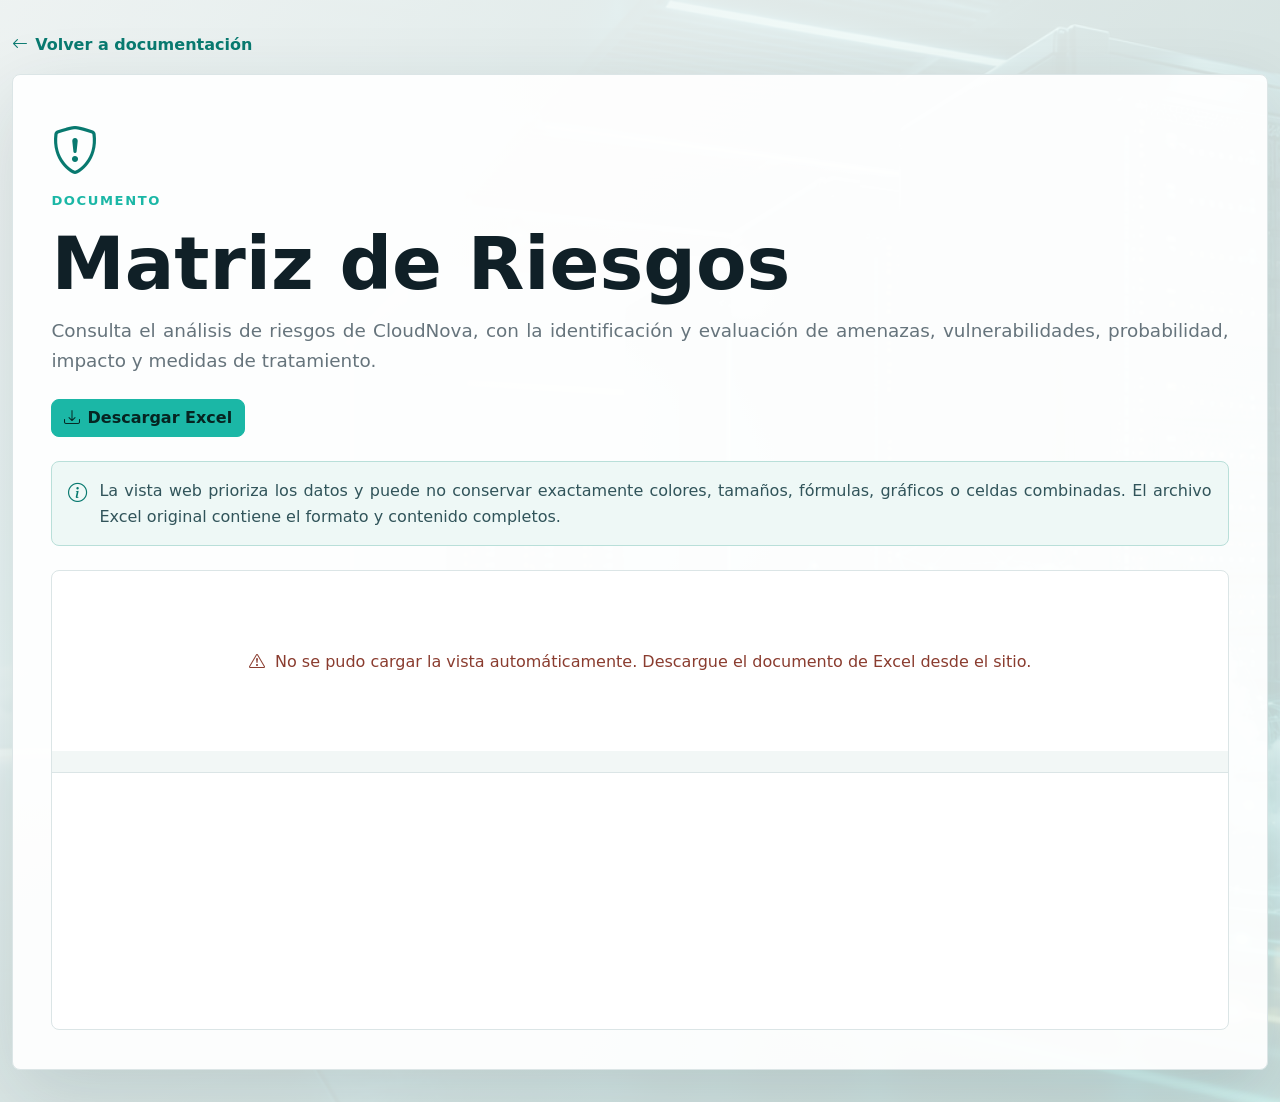
<file: docs/matriz-riesgos.html>
<!doctype html>
<html lang="es">
  <head>
    <meta charset="utf-8">
    <meta name="viewport" content="width=device-width, initial-scale=1">
    <title>Matriz de Riesgos | CloudNova</title>
    <link rel="icon" type="image/svg+xml" href="../assets/cloudnova-favicon.svg">
    <link href="https://cdn.jsdelivr.net/npm/bootstrap@5.3.3/dist/css/bootstrap.min.css" rel="stylesheet">
    <link href="https://cdn.jsdelivr.net/npm/bootstrap-icons@1.11.3/font/bootstrap-icons.css" rel="stylesheet">
    <link rel="stylesheet" href="../styles.css">
  </head>
  <body>
    <main class="doc-page doc-page-pdf">
      <div class="container">
        <a class="doc-back" href="../documentacion.html"><i class="bi bi-arrow-left"></i> Volver a documentación</a>
        <article class="doc-detail-card doc-detail-card-pdf">
          <i class="bi bi-shield-exclamation"></i>
          <p class="eyebrow">Documento</p>
          <h1>Matriz de Riesgos</h1>
          <p>Consulta el análisis de riesgos de CloudNova, con la identificación y evaluación de amenazas, vulnerabilidades, probabilidad, impacto y medidas de tratamiento.</p>

          <div class="doc-actions">
            <a class="btn btn-accent" href="../files/Analisis_Riesgos.xlsx" download="Analisis_Riesgos.xlsx">
              <i class="bi bi-download"></i>
              Descargar Excel
            </a>
          </div>

          <div class="excel-notice" role="note">
            <i class="bi bi-info-circle"></i>
            <p>La vista web prioriza los datos y puede no conservar exactamente colores, tamaños, fórmulas, gráficos o celdas combinadas. El archivo Excel original contiene el formato y contenido completos.</p>
          </div>

          <section class="excel-viewer" aria-label="Visor del análisis de riesgos">
            <div id="excel-status" class="excel-status">
              <span class="spinner-border spinner-border-sm" aria-hidden="true"></span>
              <span>Cargando documento...</span>
            </div>
            <div id="excel-tabs" class="excel-tabs" role="tablist" aria-label="Hojas del documento"></div>
            <div id="excel-sheet" class="excel-sheet"></div>
          </section>
        </article>
      </div>
    </main>

    <script src="https://cdn.sheetjs.com/xlsx-0.20.3/package/dist/xlsx.full.min.js"></script>
    <script>
      (() => {
        const workbookUrl = "../files/Analisis_Riesgos.xlsx";
        const status = document.querySelector("#excel-status");
        const tabs = document.querySelector("#excel-tabs");
        const sheetContainer = document.querySelector("#excel-sheet");

        function showStatus(message, isError = false) {
          status.classList.toggle("is-error", isError);
          status.replaceChildren();

          const icon = document.createElement("i");
          icon.className = isError ? "bi bi-exclamation-triangle" : "spinner-border spinner-border-sm";
          icon.setAttribute("aria-hidden", "true");

          const text = document.createElement("span");
          text.textContent = message;
          status.append(icon, text);
          status.hidden = false;
        }

        function renderSheet(workbook, sheetName, activeButton) {
          tabs.querySelectorAll(".excel-tab").forEach((button) => {
            button.setAttribute("aria-selected", String(button === activeButton));
          });

          sheetContainer.innerHTML = XLSX.utils.sheet_to_html(workbook.Sheets[sheetName], {
            id: "excel-data-table",
            editable: false
          });
        }

        function renderWorkbook(workbook) {
          tabs.replaceChildren();
          sheetContainer.replaceChildren();
          status.hidden = true;

          workbook.SheetNames.forEach((sheetName, index) => {
            const button = document.createElement("button");
            button.type = "button";
            button.className = "excel-tab";
            button.textContent = sheetName;
            button.setAttribute("role", "tab");
            button.setAttribute("aria-selected", String(index === 0));
            button.addEventListener("click", () => renderSheet(workbook, sheetName, button));
            tabs.appendChild(button);
          });

          if (workbook.SheetNames.length) {
            renderSheet(workbook, workbook.SheetNames[0], tabs.firstElementChild);
          } else {
            showStatus("El archivo no contiene hojas disponibles.", true);
          }
        }

        async function loadRemoteWorkbook() {
          try {
            if (typeof XLSX === "undefined") {
              throw new Error("SheetJS no disponible");
            }

            const response = await fetch(workbookUrl);
            if (!response.ok) {
              throw new Error(`Respuesta ${response.status}`);
            }

            const data = await response.arrayBuffer();
            renderWorkbook(XLSX.read(data, { type: "array", cellDates: true }));
          } catch (error) {
            showStatus(
              "No se pudo cargar la vista automáticamente. Descargue el documento de Excel desde el sitio.",
              true
            );
          }
        }

        loadRemoteWorkbook();
      })();
    </script>
  </body>
</html>
</file>
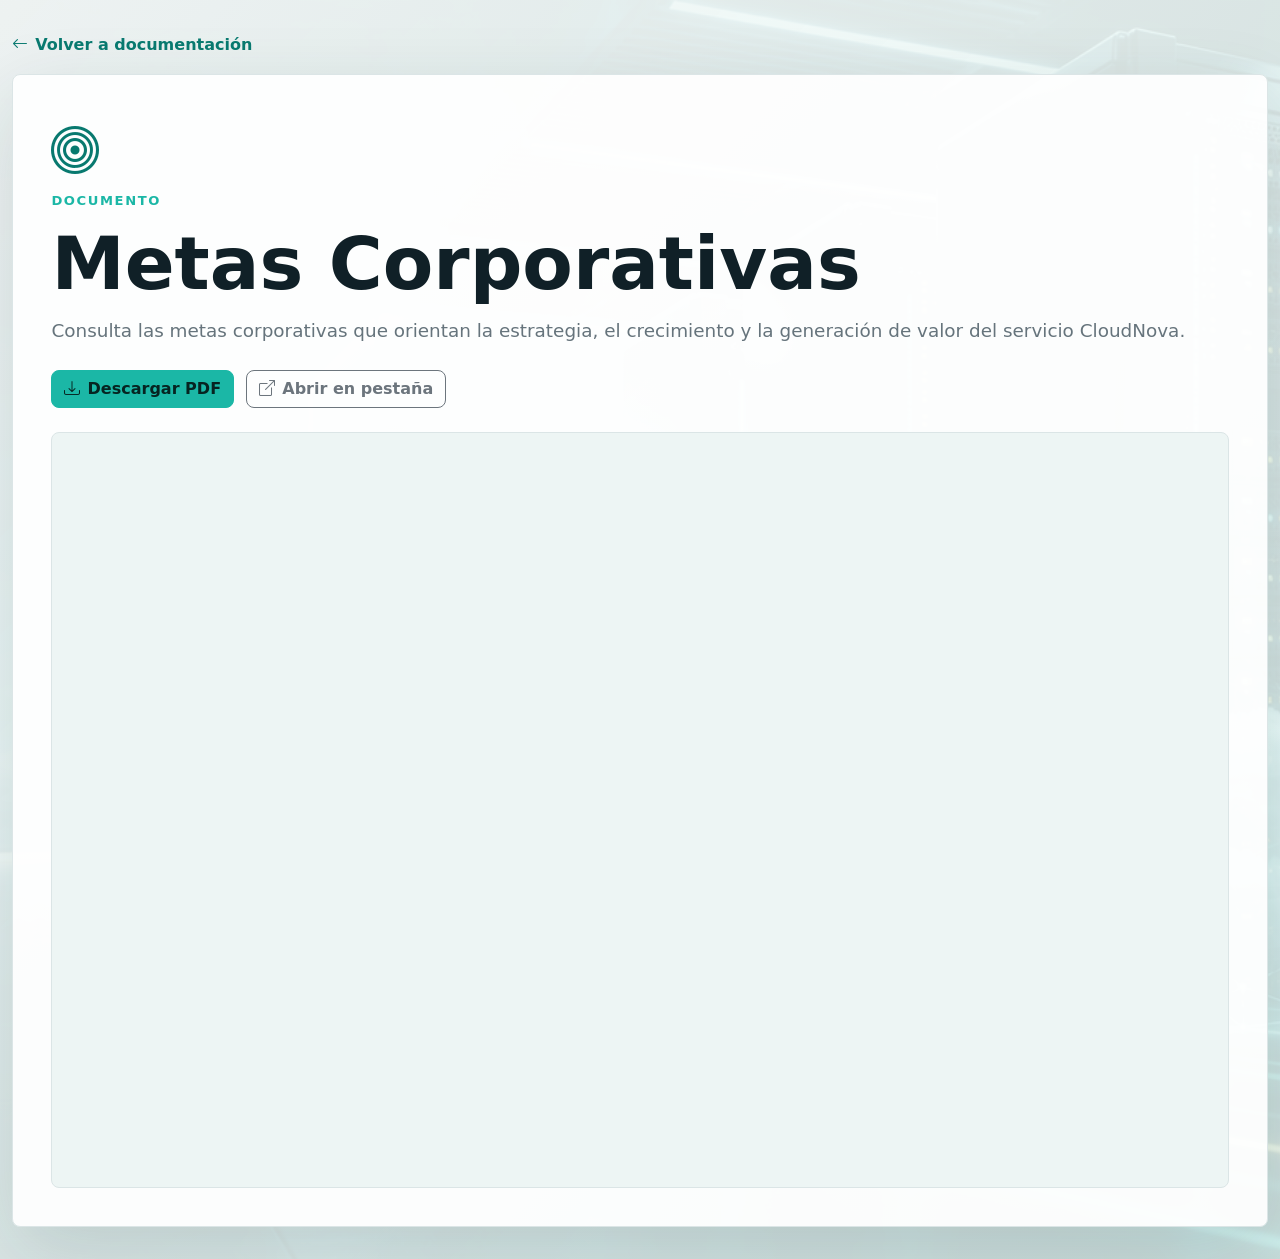
<file: docs/metas-corporativas.html>
<!doctype html>
<html lang="es">
  <head>
    <meta charset="utf-8">
    <meta name="viewport" content="width=device-width, initial-scale=1">
    <title>Metas Corporativas | CloudNova</title>
    <link rel="icon" type="image/svg+xml" href="../assets/cloudnova-favicon.svg">
    <link href="https://cdn.jsdelivr.net/npm/bootstrap@5.3.3/dist/css/bootstrap.min.css" rel="stylesheet">
    <link href="https://cdn.jsdelivr.net/npm/bootstrap-icons@1.11.3/font/bootstrap-icons.css" rel="stylesheet">
    <link rel="stylesheet" href="../styles.css">
  </head>
  <body>
    <main class="doc-page doc-page-pdf">
      <div class="container">
        <a class="doc-back" href="../documentacion.html"><i class="bi bi-arrow-left"></i> Volver a documentación</a>
        <article class="doc-detail-card doc-detail-card-pdf">
          <i class="bi bi-bullseye"></i>
          <p class="eyebrow">Documento</p>
          <h1>Metas Corporativas</h1>
          <p>Consulta las metas corporativas que orientan la estrategia, el crecimiento y la generación de valor del servicio CloudNova.</p>
          <div class="doc-actions">
            <a class="btn btn-accent" href="../files/Metas_Corporativas.pdf" download="Metas_Corporativas.pdf">
              <i class="bi bi-download"></i>
              Descargar PDF
            </a>
            <a class="btn btn-outline-secondary" href="../files/Metas_Corporativas.pdf" target="_blank" rel="noopener">
              <i class="bi bi-box-arrow-up-right"></i>
              Abrir en pestaña
            </a>
          </div>
          <div class="pdf-viewer">
            <iframe src="../files/Metas_Corporativas.pdf" title="Metas Corporativas CloudNova"></iframe>
          </div>
        </article>
      </div>
    </main>
  </body>
</html>
</file>
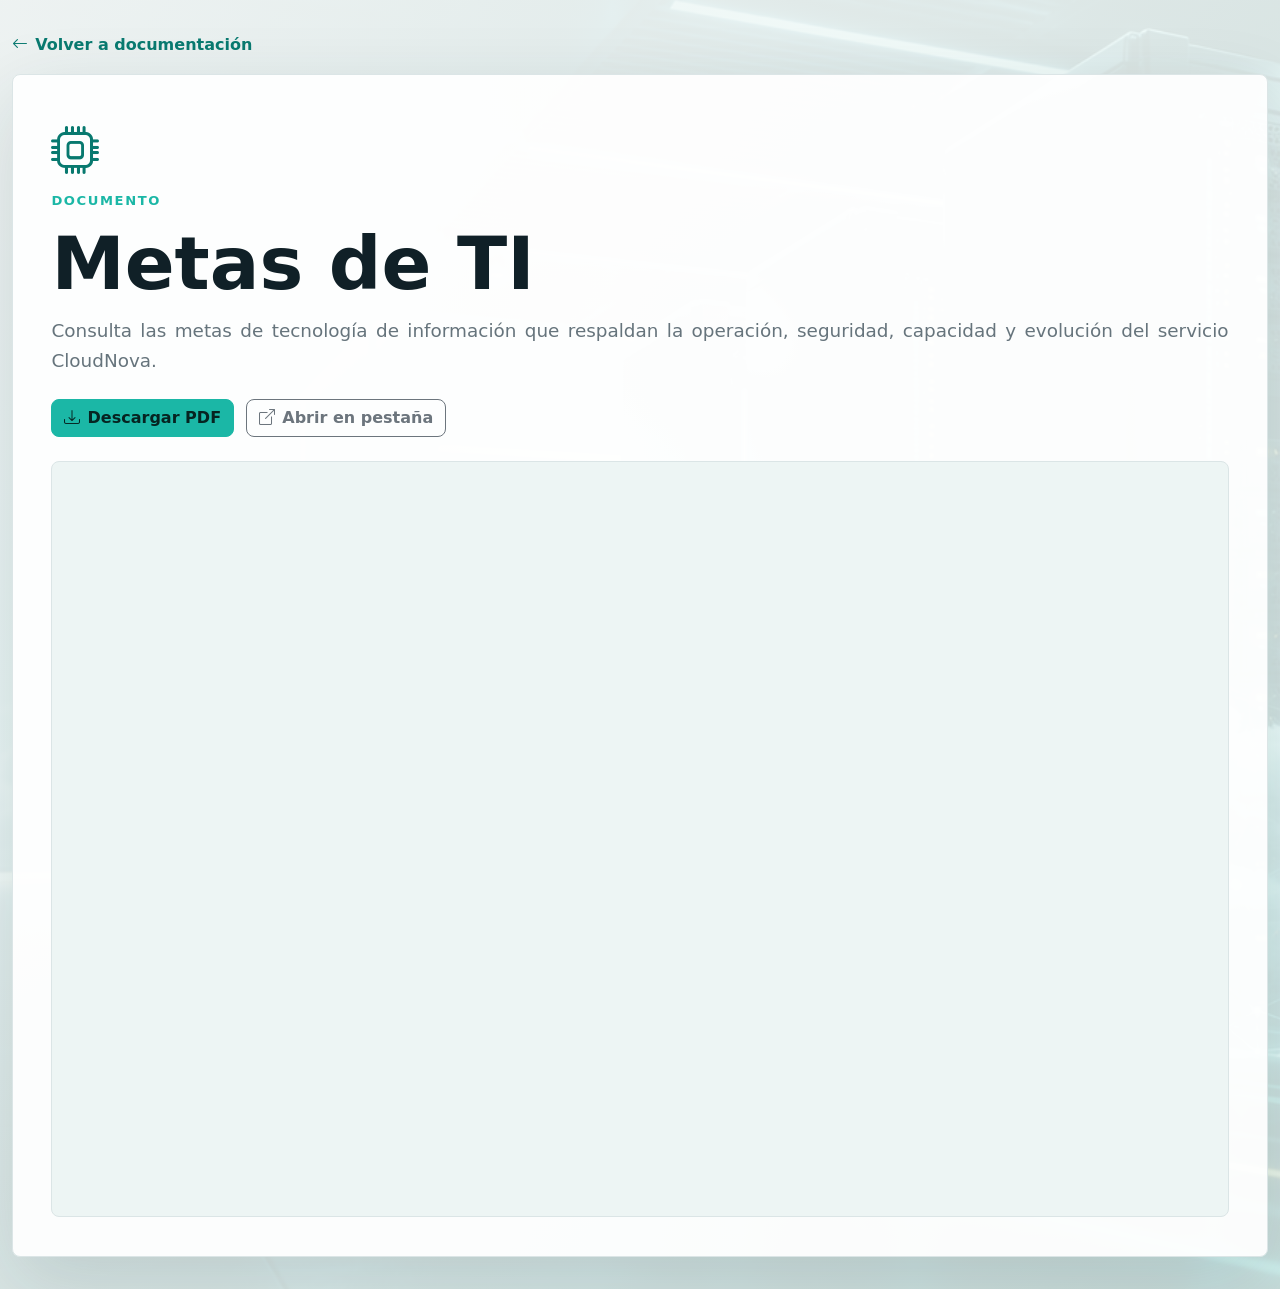
<file: docs/metas-ti.html>
<!doctype html>
<html lang="es">
  <head>
    <meta charset="utf-8">
    <meta name="viewport" content="width=device-width, initial-scale=1">
    <title>Metas de TI | CloudNova</title>
    <link rel="icon" type="image/svg+xml" href="../assets/cloudnova-favicon.svg">
    <link href="https://cdn.jsdelivr.net/npm/bootstrap@5.3.3/dist/css/bootstrap.min.css" rel="stylesheet">
    <link href="https://cdn.jsdelivr.net/npm/bootstrap-icons@1.11.3/font/bootstrap-icons.css" rel="stylesheet">
    <link rel="stylesheet" href="../styles.css">
  </head>
  <body>
    <main class="doc-page doc-page-pdf">
      <div class="container">
        <a class="doc-back" href="../documentacion.html"><i class="bi bi-arrow-left"></i> Volver a documentación</a>
        <article class="doc-detail-card doc-detail-card-pdf">
          <i class="bi bi-cpu"></i>
          <p class="eyebrow">Documento</p>
          <h1>Metas de TI</h1>
          <p>Consulta las metas de tecnología de información que respaldan la operación, seguridad, capacidad y evolución del servicio CloudNova.</p>
          <div class="doc-actions">
            <a class="btn btn-accent" href="../files/Metas_TI.pdf" download="Metas_TI.pdf">
              <i class="bi bi-download"></i>
              Descargar PDF
            </a>
            <a class="btn btn-outline-secondary" href="../files/Metas_TI.pdf" target="_blank" rel="noopener">
              <i class="bi bi-box-arrow-up-right"></i>
              Abrir en pestaña
            </a>
          </div>
          <div class="pdf-viewer">
            <iframe src="../files/Metas_TI.pdf" title="Metas de TI CloudNova"></iframe>
          </div>
        </article>
      </div>
    </main>
  </body>
</html>
</file>
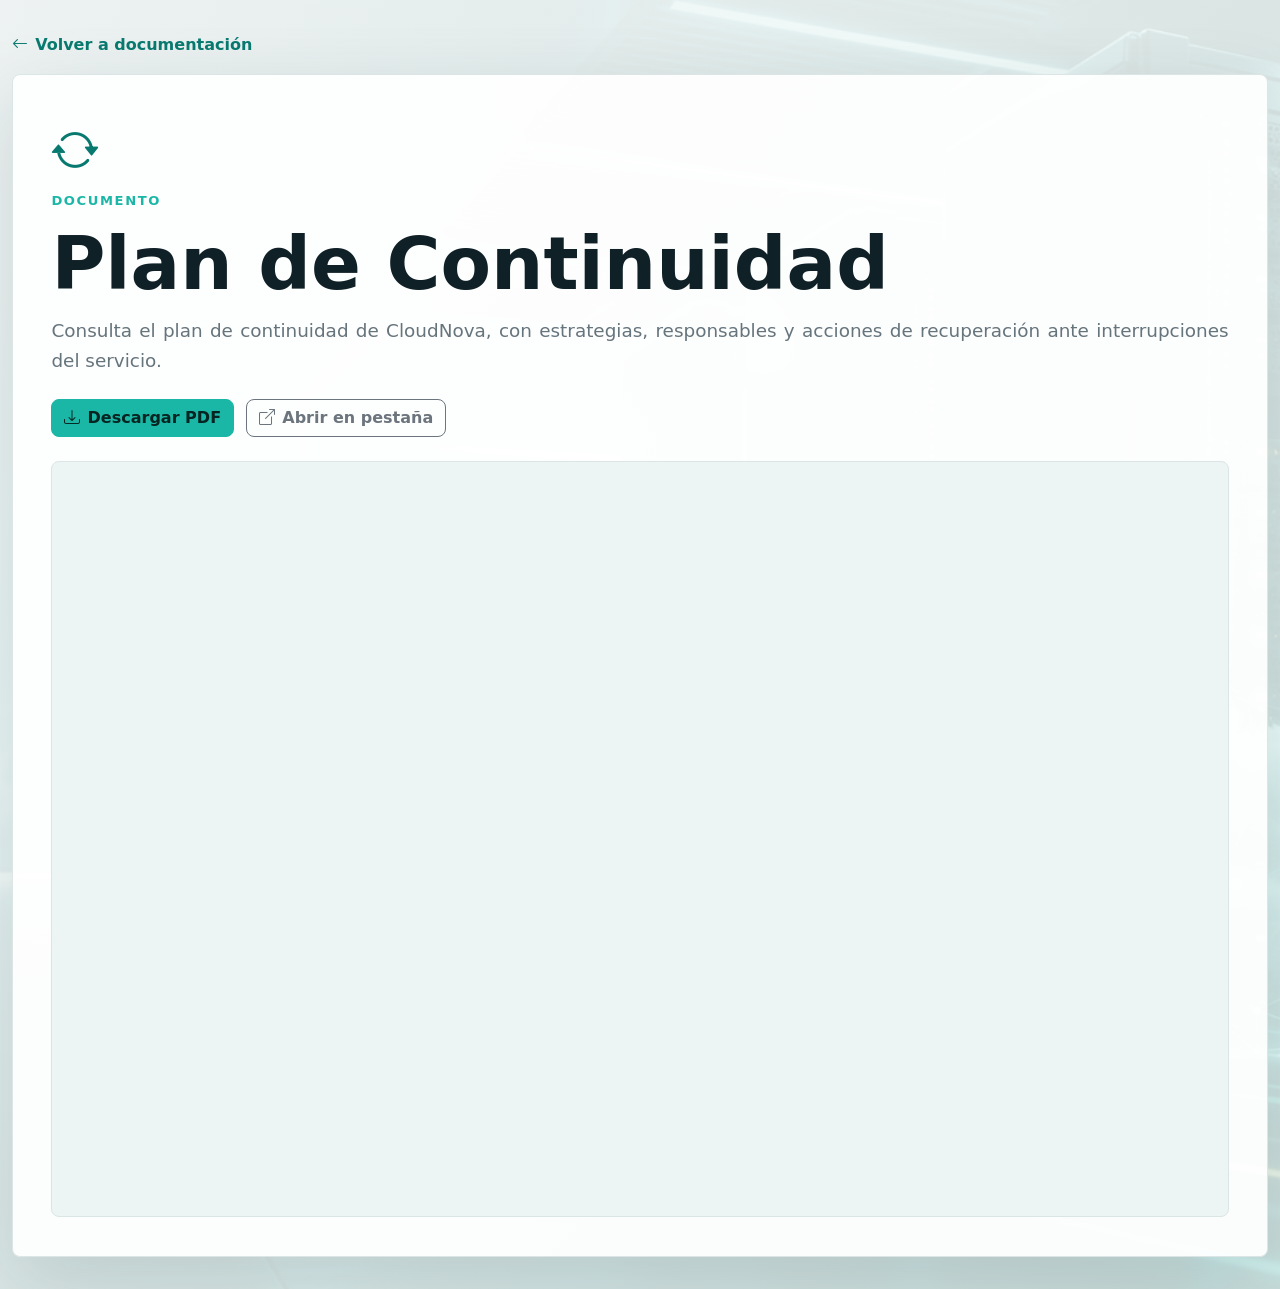
<file: docs/plan-continuidad.html>
<!doctype html>
<html lang="es">
  <head>
    <meta charset="utf-8">
    <meta name="viewport" content="width=device-width, initial-scale=1">
    <title>Plan de Continuidad | CloudNova</title>
    <link rel="icon" type="image/svg+xml" href="../assets/cloudnova-favicon.svg">
    <link href="https://cdn.jsdelivr.net/npm/bootstrap@5.3.3/dist/css/bootstrap.min.css" rel="stylesheet">
    <link href="https://cdn.jsdelivr.net/npm/bootstrap-icons@1.11.3/font/bootstrap-icons.css" rel="stylesheet">
    <link rel="stylesheet" href="../styles.css">
  </head>
  <body>
    <main class="doc-page doc-page-pdf">
      <div class="container">
        <a class="doc-back" href="../documentacion.html"><i class="bi bi-arrow-left"></i> Volver a documentación</a>
        <article class="doc-detail-card doc-detail-card-pdf">
          <i class="bi bi-arrow-repeat"></i>
          <p class="eyebrow">Documento</p>
          <h1>Plan de Continuidad</h1>
          <p>Consulta el plan de continuidad de CloudNova, con estrategias, responsables y acciones de recuperación ante interrupciones del servicio.</p>
          <div class="doc-actions">
            <a class="btn btn-accent" href="../files/Plan_Continuidad.pdf" download="Plan_Continuidad.pdf">
              <i class="bi bi-download"></i>
              Descargar PDF
            </a>
            <a class="btn btn-outline-secondary" href="../files/Plan_Continuidad.pdf" target="_blank" rel="noopener">
              <i class="bi bi-box-arrow-up-right"></i>
              Abrir en pestaña
            </a>
          </div>
          <div class="pdf-viewer">
            <iframe src="../files/Plan_Continuidad.pdf" title="Plan de Continuidad CloudNova"></iframe>
          </div>
        </article>
      </div>
    </main>
  </body>
</html>
</file>
<file: styles.css>
:root {
  --ink: #102027;
  --muted: #66747c;
  --line: #dbe5e6;
  --paper: #f6faf9;
  --accent: #1bb7a6;
  --accent-dark: #08796f;
  --amber: #ffc857;
}

* {
  box-sizing: border-box;
}

body {
  color: var(--ink);
  font-family: Inter, ui-sans-serif, system-ui, -apple-system, BlinkMacSystemFont, "Segoe UI", sans-serif;
  line-height: 1.6;
}

main p {
  text-align: justify;
}

.hero p,
.docs-hero p {
  text-align: left;
}

.navbar {
  background: rgba(8, 20, 25, 0.84);
  backdrop-filter: blur(18px);
  border-bottom: 1px solid rgba(255, 255, 255, 0.1);
}

.navbar-brand {
  color: #fff;
  font-weight: 800;
  letter-spacing: 0;
}

.navbar-brand:hover,
.nav-link,
.nav-link:hover {
  color: #fff;
}

.navbar-toggler {
  border-color: rgba(255, 255, 255, 0.25);
}

.dropdown-menu {
  background: rgba(8, 20, 25, 0.96);
  border: 1px solid rgba(255, 255, 255, 0.14);
  border-radius: 8px;
  box-shadow: 0 18px 45px rgba(0, 0, 0, 0.28);
  padding: 0.45rem;
}

.dropdown-item {
  border-radius: 6px;
  color: rgba(255, 255, 255, 0.82);
  font-weight: 650;
}

.dropdown-item:focus,
.dropdown-item:hover {
  background: rgba(27, 183, 166, 0.16);
  color: #fff;
}

.btn {
  border-radius: 8px;
  font-weight: 700;
}

.btn-accent {
  background: var(--accent);
  border-color: var(--accent);
  color: #062421;
}

.btn-accent:hover {
  background: #31d1bf;
  border-color: #31d1bf;
  color: #062421;
}

.hero {
  color: #fff;
  min-height: 100vh;
  overflow: hidden;
  position: relative;
}

.hero-bg {
  animation: heroBgReveal 1200ms ease-out both;
  background:
    linear-gradient(90deg, rgba(3, 13, 18, 0.92) 0%, rgba(3, 13, 18, 0.78) 42%, rgba(3, 13, 18, 0.28) 100%),
    url("assets/hero-hosting.png") center right / cover no-repeat;
  inset: 0;
  position: absolute;
}

.hero-content {
  position: relative;
  z-index: 1;
}

.hero h1 {
  animation: titleReveal 900ms cubic-bezier(0.22, 1, 0.36, 1) 160ms both, titleGlow 1800ms ease-out 700ms both;
  font-size: clamp(2.7rem, 6vw, 5.9rem);
  font-weight: 850;
  letter-spacing: 0;
  line-height: 0.98;
  max-width: 780px;
}

.hero .eyebrow {
  animation: fadeUp 700ms ease-out 60ms both;
}

.lead {
  color: rgba(255, 255, 255, 0.82);
  max-width: 640px;
}

.hero .lead {
  animation: fadeUp 760ms ease-out 520ms both;
}

.hero-slogan {
  animation: fadeUp 760ms ease-out 360ms both;
  color: var(--amber);
  font-size: clamp(1.35rem, 3vw, 2.35rem);
  font-weight: 850;
  letter-spacing: 0;
  line-height: 1.08;
  margin: 1.2rem 0 1rem;
  max-width: 680px;
}

.hero .d-flex {
  animation: fadeUp 760ms ease-out 680ms both;
}

.eyebrow {
  color: var(--accent);
  font-size: 0.82rem;
  font-weight: 800;
  letter-spacing: 0.12em;
  margin-bottom: 1rem;
  text-transform: uppercase;
}

@keyframes fadeUp {
  from {
    opacity: 0;
    transform: translateY(22px);
  }

  to {
    opacity: 1;
    transform: translateY(0);
  }
}

@keyframes titleReveal {
  from {
    opacity: 0;
    transform: translateY(28px) scale(0.98);
  }

  to {
    opacity: 1;
    transform: translateY(0) scale(1);
  }
}

@keyframes titleGlow {
  0% {
    text-shadow: 0 0 0 rgba(27, 183, 166, 0);
  }

  45% {
    text-shadow: 0 0 26px rgba(27, 183, 166, 0.52);
  }

  100% {
    text-shadow: 0 0 0 rgba(27, 183, 166, 0);
  }
}

@keyframes heroBgReveal {
  from {
    opacity: 0;
    transform: scale(1.04);
  }

  to {
    opacity: 1;
    transform: scale(1);
  }
}

@media (prefers-reduced-motion: reduce) {
  *,
  *::before,
  *::after {
    animation-duration: 1ms !important;
    animation-iteration-count: 1 !important;
    scroll-behavior: auto !important;
    transition-duration: 1ms !important;
  }
}

.js :where(
  .section:not(.hero) .section-heading,
  .intro-card,
  .team-card,
  .feature-card,
  .identity-card,
  .value-card,
  .support-band,
  .documentation-list
) {
  opacity: 0;
  transform: translateY(14px);
  transition: opacity 520ms ease, transform 520ms ease, border-color 180ms ease, box-shadow 180ms ease;
}

.js :where(
  .section:not(.hero) .section-heading,
  .intro-card,
  .team-card,
  .feature-card,
  .identity-card,
  .value-card,
  .support-band,
  .documentation-list
).is-visible {
  opacity: 1;
  transform: translateY(0);
  transition-delay: calc(var(--reveal-order, 0) * 70ms);
}

.js :where(.team-card, .feature-card, .identity-card, .value-card):hover {
  transition-delay: 0ms;
}

.hero-stats {
  display: grid;
  gap: 1rem;
  grid-template-columns: repeat(3, minmax(0, 1fr));
  margin-top: 3rem;
  max-width: 620px;
}

.hero-stats div {
  border-left: 3px solid var(--accent);
  padding-left: 1rem;
}

.hero-stats strong {
  display: block;
  font-size: 1.55rem;
  line-height: 1;
}

.hero-stats span {
  color: rgba(255, 255, 255, 0.7);
  font-size: 0.92rem;
}

.docs-hero {
  background:
    linear-gradient(90deg, rgba(3, 13, 18, 0.94), rgba(7, 46, 50, 0.86)),
    url("assets/hero-hosting.png") center right / cover no-repeat;
  color: #fff;
  padding: 9rem 0 5rem;
}

.docs-hero h1 {
  font-size: clamp(2.7rem, 6vw, 5.2rem);
  font-weight: 900;
  letter-spacing: 0;
  line-height: 1;
  margin-bottom: 1rem;
}

.docs-hero p:last-child {
  color: rgba(255, 255, 255, 0.78);
  font-size: 1.15rem;
  max-width: 760px;
}

.section {
  padding: 6rem 0;
}

.muted {
  background: var(--paper);
}

.section-heading {
  margin-bottom: 2rem;
  max-width: 720px;
}

.sticky-heading {
  position: sticky;
  top: 7rem;
}

.section-heading h2,
.support-band h2 {
  font-size: clamp(2rem, 4vw, 3.4rem);
  font-weight: 820;
  letter-spacing: 0;
  line-height: 1.05;
}

.feature-card,
.plan-card,
.intro-card,
.value-card {
  background: #fff;
  border: 1px solid var(--line);
  border-radius: 8px;
  height: 100%;
  padding: 1.5rem;
}

.intro-card {
  box-shadow: 0 24px 70px rgba(21, 50, 56, 0.1);
  font-size: 1.08rem;
  padding: clamp(1.5rem, 4vw, 3rem);
}

.intro-card p:last-child {
  margin-bottom: 0;
}

.team-block {
  margin-top: 4rem;
}

.team-card {
  align-items: center;
  background:
    linear-gradient(#fff, #fff) padding-box,
    linear-gradient(135deg, var(--accent), var(--amber)) border-box;
  border: 1px solid transparent;
  border-radius: 8px;
  display: flex;
  flex-direction: column;
  height: 100%;
  justify-content: center;
  min-height: 150px;
  padding: 1.5rem;
  text-align: center;
  transition: opacity 520ms ease, box-shadow 180ms ease, transform 180ms ease;
}

.team-card:hover {
  box-shadow: 0 18px 45px rgba(21, 50, 56, 0.13);
  transform: translateY(-4px);
}

.team-card span {
  color: var(--accent-dark);
  display: block;
  font-size: 0.82rem;
  font-weight: 850;
  letter-spacing: 0.1em;
  margin-bottom: 0.75rem;
  text-transform: uppercase;
}

.team-card h3 {
  font-size: 1.45rem;
  font-weight: 850;
  margin-bottom: 0;
}

.team-card p {
  color: var(--muted);
  margin-bottom: 0;
}

.feature-card {
  transition: opacity 520ms ease, transform 180ms ease, box-shadow 180ms ease;
}

.feature-card:hover {
  box-shadow: 0 22px 55px rgba(21, 50, 56, 0.12);
  transform: translateY(-4px);
}

.feature-icon {
  align-items: center;
  background: #e6fbf8;
  border-radius: 8px;
  color: var(--accent-dark);
  display: flex;
  font-weight: 900;
  height: 44px;
  justify-content: center;
  margin-bottom: 1.25rem;
  width: 44px;
}

.feature-card h3,
.plan-card h3 {
  font-size: 1.3rem;
  font-weight: 800;
  text-align: center;
}

.feature-icon {
  margin-left: auto;
  margin-right: auto;
}

.feature-card p,
.plan-card li,
.plan-card p,
.value-card p,
.support-band p {
  color: var(--muted);
}

.feature-card-large {
  padding: clamp(1.5rem, 4vw, 2.5rem);
}

.feature-card-large p:last-child {
  margin-bottom: 0;
}

.plan-card {
  display: flex;
  flex-direction: column;
  gap: 1rem;
}

.plan-card.featured {
  background: #0c2429;
  border-color: #0c2429;
  color: #fff;
  transform: translateY(-12px);
}

.identity-card {
  border-top: 5px solid var(--accent);
  min-height: 290px;
  padding: clamp(1.5rem, 4vw, 2.5rem);
  transition: opacity 520ms ease, border-color 220ms ease, box-shadow 220ms ease, transform 220ms ease;
}

.identity-card:hover {
  border-top-color: var(--amber);
  box-shadow: 0 24px 60px rgba(21, 50, 56, 0.16);
  transform: translateY(-8px);
}

.identity-card h3 {
  font-size: clamp(1.45rem, 2.4vw, 2rem);
  line-height: 1.08;
  margin-bottom: 0;
  text-align: center;
}

.identity-card p {
  font-size: 1.05rem;
  line-height: 1.65;
}

.identity-label {
  color: var(--accent-dark);
  display: block;
  font-size: clamp(2rem, 4vw, 3.2rem);
  font-weight: 900;
  line-height: 1;
  margin-bottom: 0.35rem;
  text-align: center;
  transition: color 220ms ease, transform 220ms ease;
}

.identity-card:hover .identity-label {
  color: #b17700;
  transform: translateX(6px);
}

.price {
  font-size: 2.65rem;
  font-weight: 850;
  line-height: 1;
  margin: 0;
}

.price span {
  color: var(--muted);
  font-size: 1rem;
  font-weight: 700;
}

.featured .price span,
.featured li,
.featured p {
  color: rgba(255, 255, 255, 0.72);
}

.plan-card ul {
  display: grid;
  gap: 0.65rem;
  list-style: none;
  margin: 0;
  padding: 0;
}

.plan-card li::before {
  color: var(--accent);
  content: "\2713";
  font-weight: 900;
  margin-right: 0.55rem;
}

.values-grid {
  display: grid;
  gap: 1rem;
  grid-template-columns: repeat(3, minmax(0, 1fr));
  margin-top: 1.5rem;
}

.value-card {
  text-align: center;
  transition: opacity 520ms ease, border-color 180ms ease, box-shadow 180ms ease, transform 180ms ease;
}

.value-card:hover {
  border-color: rgba(27, 183, 166, 0.5);
  box-shadow: 0 18px 45px rgba(21, 50, 56, 0.12);
  transform: translateY(-4px);
}

.value-card i {
  align-items: center;
  background: #e6fbf8;
  border-radius: 8px;
  color: var(--accent-dark);
  display: flex;
  font-size: 1.75rem;
  height: 58px;
  justify-content: center;
  margin: 0 auto 1.1rem;
  width: 58px;
}

.value-card h3 {
  font-size: 1.15rem;
  font-weight: 800;
}

.value-card p {
  margin-bottom: 0;
}

.support-band {
  align-items: center;
  background: linear-gradient(135deg, #092128, #0a5d58);
  border-radius: 8px;
  color: #fff;
  display: flex;
  gap: 2rem;
  justify-content: space-between;
  padding: clamp(2rem, 5vw, 4rem);
}

.support-band p {
  color: rgba(255, 255, 255, 0.78);
  margin-bottom: 0;
  max-width: 720px;
}

.documentation-list {
  background: rgba(255, 255, 255, 0.1);
  border: 1px solid rgba(255, 255, 255, 0.18);
  border-radius: 8px;
  color: #fff;
  display: grid;
  flex: 0 0 330px;
  gap: 0.75rem;
  list-style: none;
  margin: 0;
  padding: 1.25rem;
}

.documentation-list li::before {
  color: var(--amber);
  content: "\2713";
  font-weight: 900;
  margin-right: 0.55rem;
}

.docs-grid {
  display: grid;
  gap: 1rem;
  grid-template-columns: repeat(3, minmax(0, 1fr));
}

.doc-index-card {
  background: #fff;
  border: 1px solid var(--line);
  border-radius: 8px;
  color: var(--ink);
  display: grid;
  gap: 0.35rem 1rem;
  grid-template-columns: 56px minmax(0, 1fr);
  min-height: 170px;
  padding: 1.5rem 3rem 1.5rem 1.5rem;
  position: relative;
  text-decoration: none;
  transition: border-color 180ms ease, box-shadow 180ms ease, transform 180ms ease;
}

.doc-index-card::after {
  color: var(--accent-dark);
  content: "\F138";
  font-family: "bootstrap-icons";
  font-size: 1.2rem;
  opacity: 0;
  position: absolute;
  right: 1.35rem;
  top: 1.35rem;
  transform: translateX(-6px);
  transition: opacity 180ms ease, transform 180ms ease;
}

.doc-index-card:hover {
  border-color: rgba(27, 183, 166, 0.55);
  box-shadow: 0 24px 60px rgba(21, 50, 56, 0.14);
  color: var(--ink);
  transform: translateY(-6px);
}

.doc-index-card:hover::after {
  opacity: 1;
  transform: translateX(0);
}

.doc-index-card i {
  align-items: center;
  background: #e6fbf8;
  border-radius: 8px;
  color: var(--accent-dark);
  display: flex;
  font-size: 1.8rem;
  grid-row: 1 / 3;
  height: 56px;
  justify-content: center;
  width: 56px;
}

.doc-index-card h2 {
  font-size: 1.25rem;
  font-weight: 850;
  line-height: 1.2;
  margin: 0;
}

.doc-index-card p {
  color: var(--muted);
  margin-bottom: 0;
}

.doc-page {
  align-items: center;
  background:
    linear-gradient(135deg, rgba(246, 250, 249, 0.96), rgba(230, 251, 248, 0.86)),
    url("assets/hero-hosting.png") center / cover no-repeat;
  display: flex;
  min-height: 100vh;
  padding: 4rem 0;
}

.doc-page-pdf {
  padding: 2rem 0;
}

.doc-page-pdf .container {
  max-width: 1440px;
}

.doc-back {
  align-items: center;
  color: var(--accent-dark);
  display: inline-flex;
  font-weight: 800;
  gap: 0.45rem;
  margin-bottom: 1rem;
  text-decoration: none;
}

.doc-page-pdf .doc-back {
  display: flex;
  margin-left: auto;
  margin-right: auto;
  max-width: 1320px;
}

.doc-back:hover {
  color: #075f57;
}

.doc-detail-card {
  background: rgba(255, 255, 255, 0.92);
  border: 1px solid var(--line);
  border-radius: 8px;
  box-shadow: 0 26px 80px rgba(21, 50, 56, 0.14);
  margin: 0 auto;
  max-width: 1040px;
  padding: clamp(2rem, 6vw, 4rem);
}

.doc-detail-card-pdf {
  max-width: 1320px;
  padding: clamp(1.75rem, 3vw, 3rem);
}

.doc-detail-card > i {
  color: var(--accent-dark);
  font-size: 3rem;
  margin-bottom: 1rem;
}

.doc-detail-card h1 {
  font-size: clamp(2.4rem, 6vw, 4.6rem);
  font-weight: 900;
  letter-spacing: 0;
  line-height: 1;
  margin-bottom: 1rem;
}

.doc-detail-card > p:last-of-type {
  color: var(--muted);
  font-size: 1.15rem;
  margin-bottom: 0;
}

.doc-long-text {
  color: var(--muted);
  font-size: 1.08rem;
  line-height: 1.75;
}

.doc-long-text p {
  margin-bottom: 1rem;
}

.doc-long-text p:last-child {
  margin-bottom: 0;
}

.doc-actions {
  display: flex;
  flex-wrap: wrap;
  gap: 0.75rem;
  margin: 1.5rem 0;
}

.doc-actions .btn {
  align-items: center;
  display: inline-flex;
  gap: 0.45rem;
}

.pdf-viewer {
  background: #edf5f4;
  border: 1px solid var(--line);
  border-radius: 8px;
  height: min(84vh, 920px);
  min-height: 660px;
  overflow: hidden;
}

.pdf-viewer iframe {
  border: 0;
  height: 100%;
  width: 100%;
}

.excel-notice {
  align-items: flex-start;
  background: #eef8f6;
  border: 1px solid #b9dfd9;
  border-radius: 8px;
  color: #31545a;
  display: flex;
  gap: 0.75rem;
  margin: 1.5rem 0;
  padding: 1rem;
}

.excel-notice i {
  color: var(--accent-dark);
  flex: 0 0 auto;
  font-size: 1.2rem;
}

.excel-notice p {
  margin: 0;
}

.excel-viewer {
  background: #fff;
  border: 1px solid var(--line);
  border-radius: 8px;
  min-height: 460px;
  overflow: hidden;
}

.excel-status {
  align-items: center;
  color: var(--muted);
  display: flex;
  gap: 0.65rem;
  justify-content: center;
  min-height: 180px;
  padding: 2rem;
  text-align: center;
}

.excel-status.is-error {
  color: #8a3c2f;
}

.excel-tabs {
  background: #f2f7f6;
  border-bottom: 1px solid var(--line);
  display: flex;
  gap: 0.35rem;
  overflow-x: auto;
  padding: 0.65rem;
}

.excel-tab {
  background: transparent;
  border: 1px solid transparent;
  border-radius: 6px;
  color: var(--muted);
  flex: 0 0 auto;
  font-weight: 750;
  padding: 0.55rem 0.85rem;
}

.excel-tab[aria-selected="true"] {
  background: #fff;
  border-color: var(--line);
  color: var(--accent-dark);
}

.excel-sheet {
  max-height: 76vh;
  overflow: auto;
}

.excel-sheet table {
  border-collapse: collapse;
  font-size: 0.88rem;
  min-width: 100%;
  width: max-content;
}

.excel-sheet td,
.excel-sheet th {
  border: 1px solid #cfdadb;
  max-width: 360px;
  min-width: 120px;
  padding: 0.65rem;
  text-align: left;
  vertical-align: top;
  white-space: normal;
}

.excel-sheet tr:first-child td,
.excel-sheet tr:first-child th {
  background: #dff3f0;
  color: #123d3a;
  font-weight: 850;
  position: sticky;
  top: 0;
  z-index: 1;
}


footer {
  background: #081419;
  color: rgba(255, 255, 255, 0.72);
}

@media (max-width: 991.98px) {
  .hero-bg {
    background:
      linear-gradient(180deg, rgba(3, 13, 18, 0.94) 0%, rgba(3, 13, 18, 0.82) 55%, rgba(3, 13, 18, 0.64) 100%),
      url("assets/hero-hosting.png") center / cover no-repeat;
  }

  .hero-content .row {
    padding-top: 5rem;
  }

  .plan-card.featured {
    transform: none;
  }

  .support-band {
    align-items: flex-start;
    flex-direction: column;
  }

  .sticky-heading {
    position: static;
  }

  .values-grid {
    grid-template-columns: repeat(2, minmax(0, 1fr));
  }

  .docs-grid {
    grid-template-columns: repeat(2, minmax(0, 1fr));
  }

  .documentation-list {
    flex: auto;
    width: 100%;
  }
}

@media (max-width: 575.98px) {
  .hero h1 {
    font-size: 2.6rem;
  }

  .hero-stats {
    grid-template-columns: 1fr;
  }

  .section {
    padding: 4rem 0;
  }

  .values-grid {
    grid-template-columns: 1fr;
  }

  .docs-grid {
    grid-template-columns: 1fr;
  }

  .doc-index-card {
    grid-template-columns: 48px minmax(0, 1fr);
    min-height: 150px;
    padding: 1.25rem 2.75rem 1.25rem 1.25rem;
  }

  .doc-index-card i {
    font-size: 1.5rem;
    height: 48px;
    width: 48px;
  }

  .pdf-viewer {
    height: 62vh;
    min-height: 420px;
  }
}
</file>
